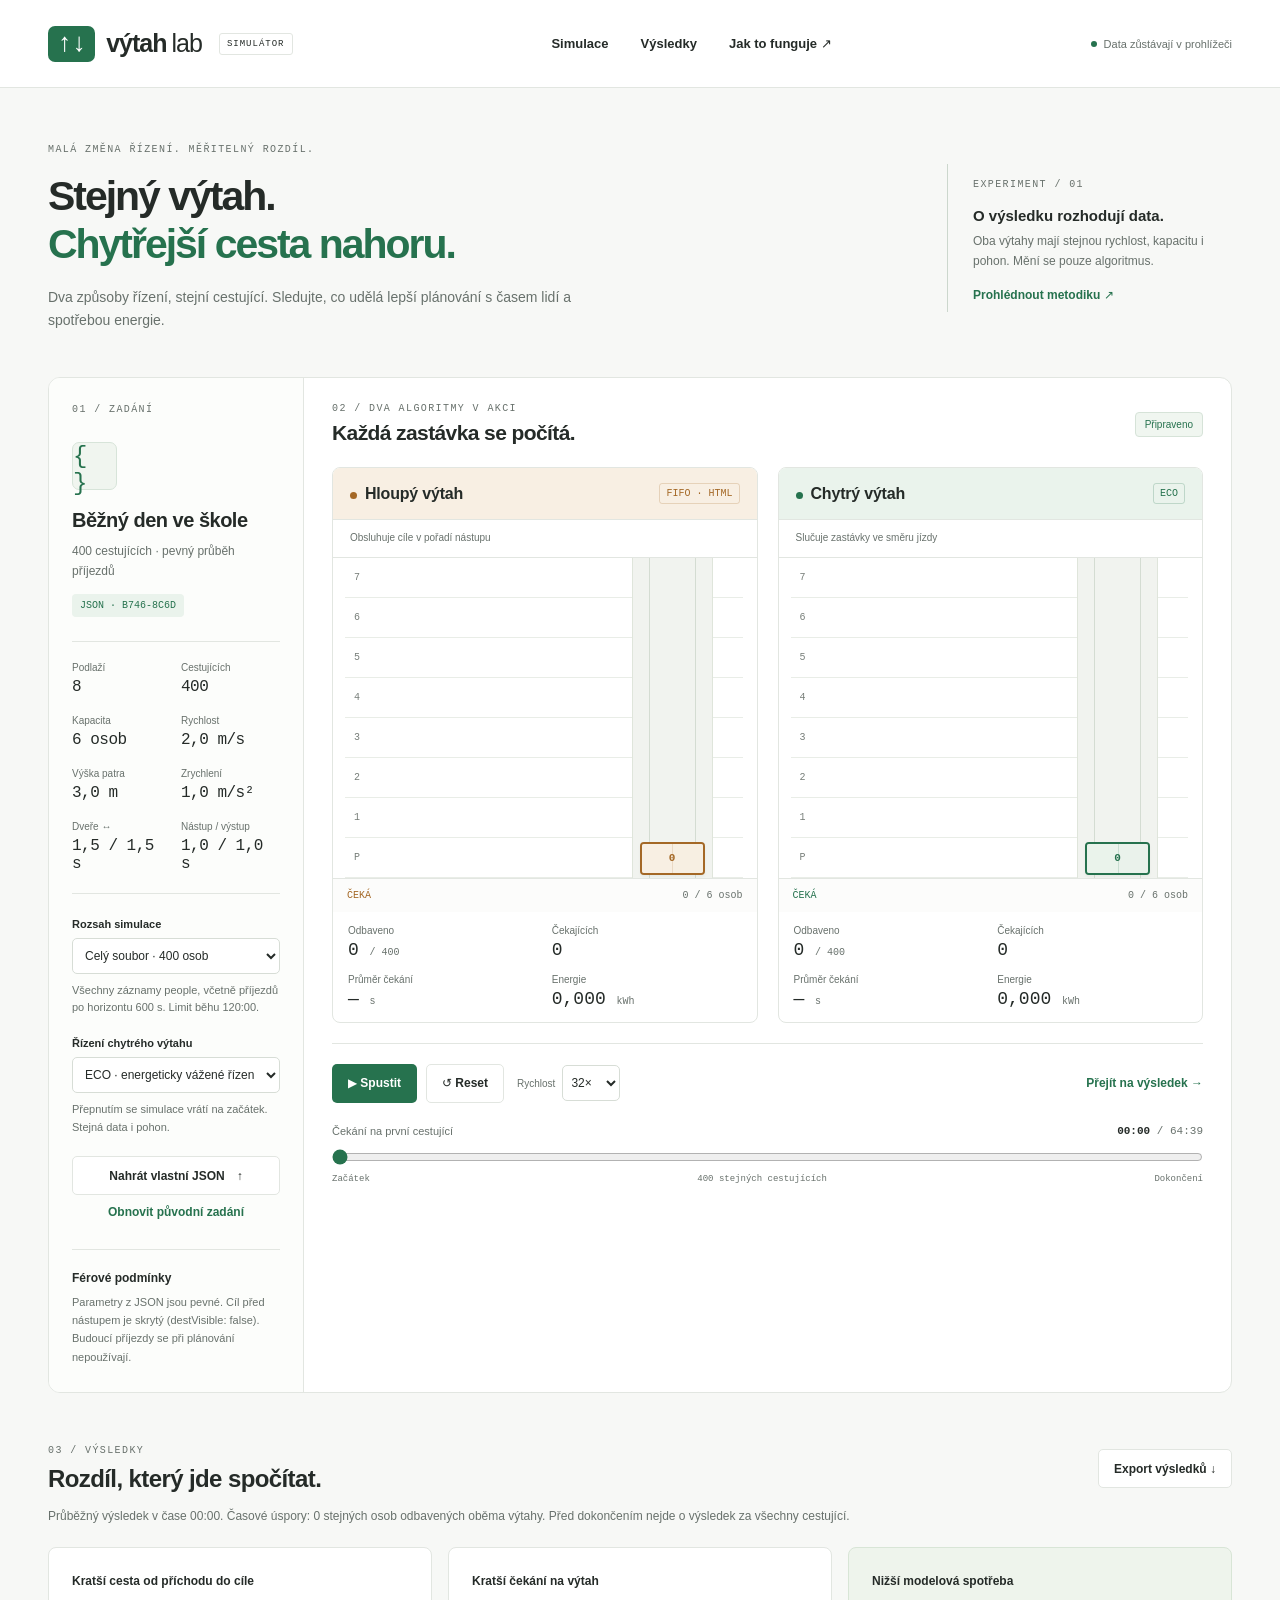
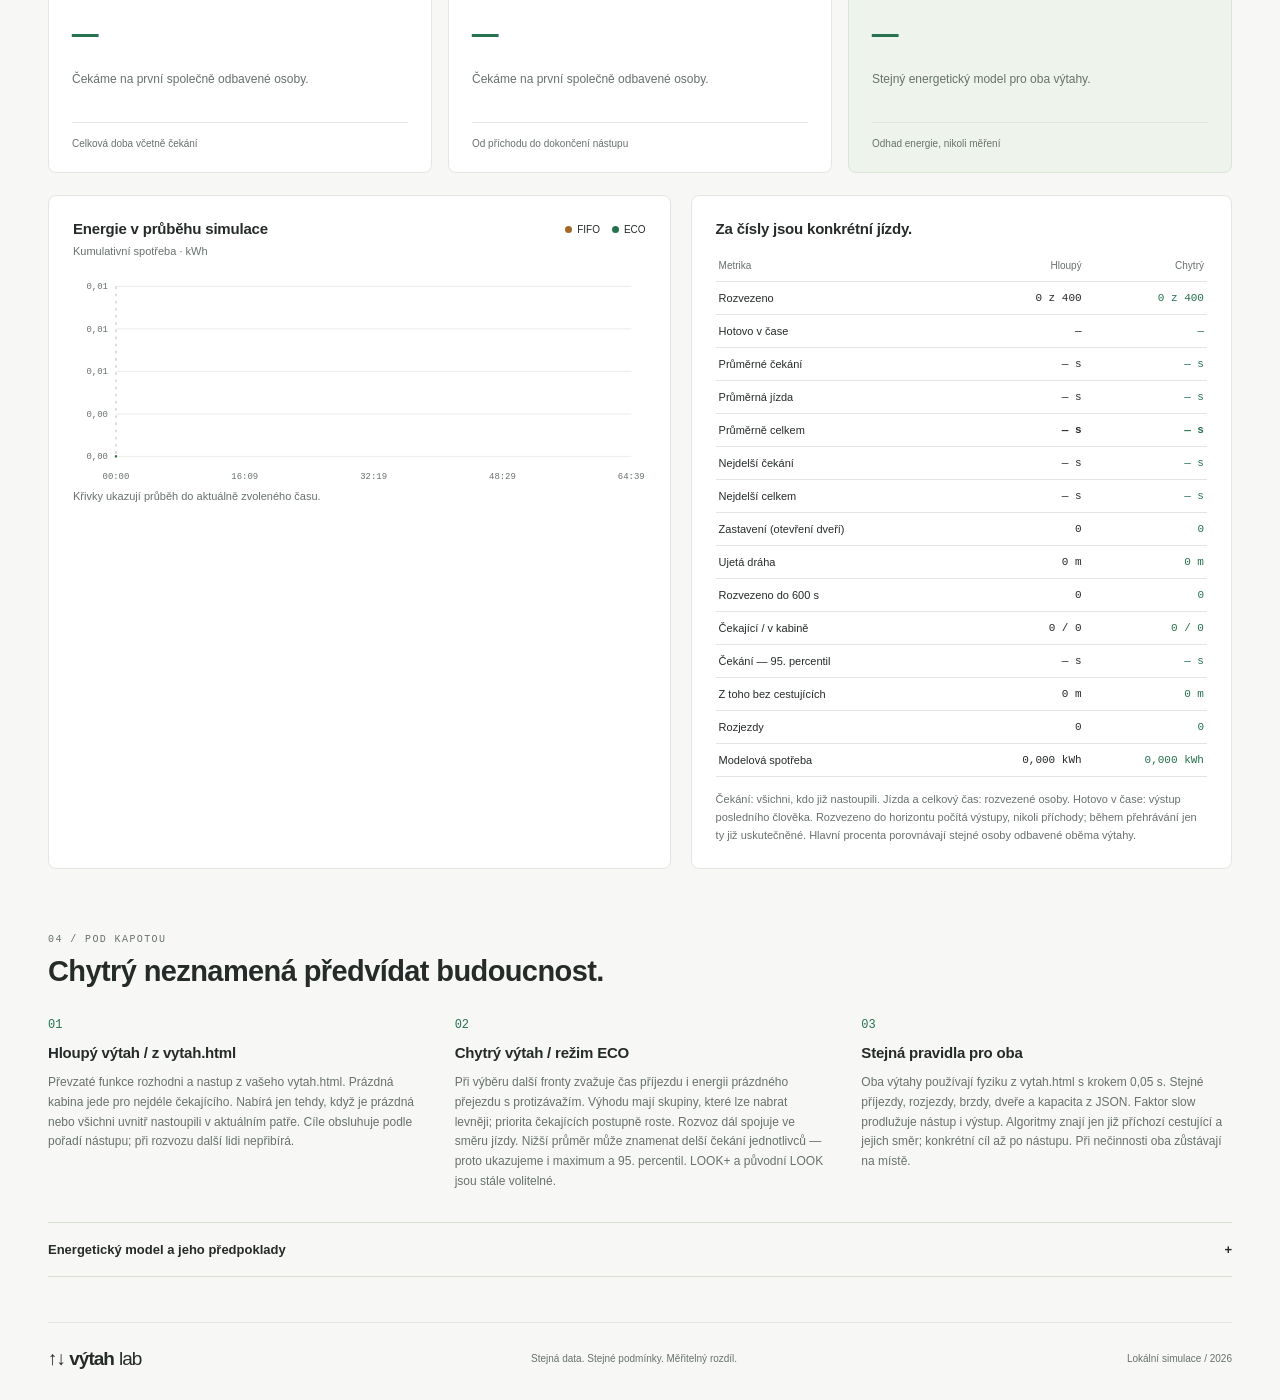
<file: index.html>
<!doctype html>
<html lang="cs">
<head>
<meta charset="utf-8"><meta name="viewport" content="width=device-width,initial-scale=1">
<meta name="description" content="Dva výtahy, stejná budova a stejní cestující. Interaktivní srovnání FIFO, LOOK, LOOK+ a energeticky váženého ECO podle skutečného zadání.">
<title>Výtah Lab — Chytřejší cesta nahoru</title>
<link rel="stylesheet" href="dashboard.css">
<script defer src="scenario-data.js"></script><script defer src="tick-engine.js"></script><script defer src="simulation.js"></script><script defer src="dashboard.js"></script>
</head>
<body>
<header class="topbar"><a class="brand" href="#"><span class="brand-icon" aria-hidden="true">↑↓</span> výtah<span class="brand-light">lab</span><span class="lab-tag">SIMULÁTOR</span></a><nav aria-label="Navigace"><a href="#simulation">Simulace</a><a href="#results">Výsledky</a><a href="#method">Jak to funguje <span aria-hidden="true">↗</span></a></nav><span class="local-tag"><i></i> Data zůstávají v prohlížeči</span></header>
<main>
<section class="intro"><div><div class="eyebrow">MALÁ ZMĚNA ŘÍZENÍ. MĚŘITELNÝ ROZDÍL.</div><h1>Stejný výtah.<br><span>Chytřejší cesta nahoru.</span></h1><p>Dva způsoby řízení, stejní cestující. Sledujte, co udělá lepší plánování s časem lidí a spotřebou energie.</p></div><div class="experiment-note"><span class="note-index">EXPERIMENT / 01</span><strong>O výsledku rozhodují data.</strong><p>Oba výtahy mají stejnou rychlost, kapacitu i pohon. Mění se pouze algoritmus.</p><a href="#method">Prohlédnout metodiku <span aria-hidden="true">↗</span></a></div></section>
<section class="workspace" id="simulation" aria-label="Srovnávací simulace">
<aside class="scenario-panel"><div class="section-kicker">01 / ZADÁNÍ</div><div class="file-symbol" aria-hidden="true">{ }</div><h2 id="scenarioName">Běžný den ve škole</h2><p class="muted" id="sourceInfo">Načteno z vašeho JSON souboru</p><div class="file-badge" id="fileBadge">JSON · B746-8C6D</div><div class="config-grid" id="configGrid"></div><label class="field-label" for="scope">Rozsah simulace</label><select id="scope"><option value="all">Celý soubor · 400 osob</option><option value="horizon">Horizont zadání · 600 s</option></select><p class="micro" id="scopeNote"></p><div class="algorithm-setting"><label class="field-label" for="algorithmSelect">Řízení chytrého výtahu</label><select id="algorithmSelect"><option value="eco" selected>ECO · energeticky vážené řízení</option><option value="smart">LOOK+ · nové řízení</option><option value="look">LOOK · původní řízení</option></select><p class="micro">Přepnutím se simulace vrátí na začátek. Stejná data i pohon.</p></div><button id="importBtn" class="button secondary full">Nahrát vlastní JSON <span aria-hidden="true">↑</span></button><input type="file" id="fileInput" accept=".json,application/json" hidden><button id="restoreBtn" class="text-button full">Obnovit původní zadání</button><p class="error" id="importError" role="alert" hidden></p><div class="fair-note"><strong>Férové podmínky</strong><p id="fairNote"></p></div></aside>
<div class="simulation-main"><div class="simulation-heading"><div><div class="section-kicker">02 / DVA ALGORITMY V AKCI</div><h2>Každá zastávka se počítá.</h2></div><span class="status" id="status" role="status">Připraveno</span></div><div class="lifts" id="lifts"></div><div class="transport"><div class="transport-buttons"><button id="playBtn" class="button primary">▶ Spustit</button><button id="resetBtn" class="button secondary" aria-label="Vrátit simulaci na začátek">↺ Reset</button><label class="speed-label" for="speed">Rychlost <select id="speed"><option value="1">1×</option><option value="8">8×</option><option value="32" selected>32×</option><option value="128">128×</option></select></label></div><button id="finishBtn" class="text-button">Přejít na výsledek →</button></div><div class="timeline-head"><span id="phase">Čekání na první cestující</span><span class="time"><strong id="clock">00:00</strong><span id="endTime"> / 00:00</span></span></div><input id="timeline" class="timeline" type="range" min="0" max="1" step="0.1" value="0" aria-label="Čas simulace v sekundách"><div class="timeline-labels"><span>Začátek</span><span id="timelineMiddle">Příchody podle JSON</span><span>Dokončení</span></div></div>
</section>
<section id="results" class="results"><div class="section-top"><div><div class="section-kicker">03 / VÝSLEDKY</div><h2>Rozdíl, který jde spočítat.</h2></div><button id="exportBtn" class="button secondary">Export výsledků ↓</button></div><p class="results-note" id="resultsNote"></p><p class="upgrade-note" id="upgradeNote" hidden></p><div class="result-grid"><article class="result-card"><span class="metric-label">Kratší cesta od příchodu do cíle</span><div class="metric-value" id="totalSaving">—</div><p id="totalNote">Čekáme na první společně odbavené osoby.</p><div class="metric-foot">Celková doba včetně čekání</div></article><article class="result-card"><span class="metric-label">Kratší čekání na výtah</span><div class="metric-value" id="waitSaving">—</div><p id="waitNote">Čekáme na první společně odbavené osoby.</p><div class="metric-foot">Od příchodu do dokončení nástupu</div></article><article class="result-card energy-card"><span class="metric-label">Nižší modelová spotřeba</span><div class="metric-value" id="energySaving">—</div><p id="energyNote">Stejný energetický model pro oba výtahy.</p><div class="metric-foot">Odhad energie, nikoli měření</div></article></div>
<div class="details-grid"><article class="chart-panel"><div class="chart-top"><div><h3>Energie v průběhu simulace</h3><p class="micro">Kumulativní spotřeba · kWh</p></div><div class="legend"><span><i class="dumb-dot"></i> FIFO</span><span><i class="smart-dot"></i> <span id="algorithmLegend">LOOK+</span></span></div></div><svg id="energyChart" viewBox="0 0 640 240" role="img" aria-label="Graf kumulativní spotřeby obou výtahů"></svg><p class="micro">Křivky ukazují průběh do aktuálně zvoleného času.</p></article><article class="table-panel"><h3>Za čísly jsou konkrétní jízdy.</h3><div class="table-scroll"><table><thead><tr><th scope="col">Metrika</th><th scope="col">Hloupý</th><th scope="col">Chytrý</th></tr></thead><tbody id="metricsTable"></tbody></table></div><p class="micro">Čekání: všichni, kdo již nastoupili. Jízda a celkový čas: rozvezené osoby. Hotovo v čase: výstup posledního člověka. Rozvezeno do horizontu počítá výstupy, nikoli příchody; během přehrávání jen ty již uskutečněné. Hlavní procenta porovnávají stejné osoby odbavené oběma výtahy.</p></article></div></section>
<section id="method" class="method"><div class="section-kicker">04 / POD KAPOTOU</div><h2>Chytrý neznamená předvídat budoucnost.</h2><div class="method-grid"><article><span class="method-number">01</span><h3>Hloupý výtah / z vytah.html</h3><p>Převzaté funkce rozhodni a nastup z vašeho vytah.html. Prázdná kabina jede pro nejdéle čekajícího. Nabírá jen tehdy, když je prázdná nebo všichni uvnitř nastoupili v aktuálním patře. Cíle obsluhuje podle pořadí nástupu; při rozvozu další lidi nepřibírá.</p></article><article><span class="method-number">02</span><h3>Chytrý výtah / režim ECO</h3><p>Při výběru další fronty zvažuje čas příjezdu i energii prázdného přejezdu s protizávažím. Výhodu mají skupiny, které lze nabrat levněji; priorita čekajících postupně roste. Rozvoz dál spojuje ve směru jízdy. Nižší průměr může znamenat delší čekání jednotlivců — proto ukazujeme i maximum a 95. percentil. LOOK+ a původní LOOK jsou stále volitelné.</p></article><article><span class="method-number">03</span><h3>Stejná pravidla pro oba</h3><p>Oba výtahy používají fyziku z vytah.html s krokem 0,05 s. Stejné příjezdy, rozjezdy, brzdy, dveře a kapacita z JSON. Faktor slow prodlužuje nástup i výstup. Algoritmy znají jen již příchozí cestující a jejich směr; konkrétní cíl až po nástupu. Při nečinnosti oba zůstávají na místě.</p></article></div><details><summary>Energetický model a jeho předpoklady <span>+</span></summary><div class="method-detail"><p>Soubor neobsahuje parametry pohonu, proto energie slouží jako transparentní srovnávací odhad. Oba výtahy: kabina 800 kg, osoba 75 kg, protizávaží = kabina + 50 % kapacity, účinnost 80 %, třecí síla 180 N, pohotovost 80 W, příplatek za pohon 120 W a za otevřené či pohybující se dveře 200 W. Bez rekuperace.</p><p>V každém kroku 0,05 s: ΔE = [max(0, Δm · g · směr + tření) · ujetá dráha + ½ · pohybující se hmotnost · max(0, v² − předchozí v²)] / účinnost + příkon · čas kroku. Přepočet z J na kWh: dělení 3 600 000. Při brzdění se energie nevrací; příkon zahrnuje standby a aktivní pohon či dveře. Jde o zjednodušený model bez rotačních hmot a detailů měniče.</p><p>Energii porovnáváme za stejný časový interval. Když jeden výtah dokončí dříve, do konce společného intervalu se mu započítává standby. Při dosažení maxTime se běh ukončí i s neobslouženými osobami a výsledek je označen jako neúplný.</p><p><strong>Pravidla ECO:</strong> pro každou frontu hodnotí (čas příjezdu + otevření a zavření + 6 s/Wh × mechanická energie prázdného přejezdu) / součet priorit nejvýše kapacity osob. Priorita osoby = 1 + čekání / 240 s. Energie přejezdu používá stejné hmotnosti, protizávaží, tření a účinnost jako simulace; zahrnuje gravitaci i rozjezd, bez pomocné elektroniky. Po 900 s dostane nejstarší volání při vyprázdnění přednost. Otočení s otevřenými dveřmi vynechá, pokud jiné patro čeká alespoň 120 s. Nejde o záruku maximálního čekání.</p><p>Parametry ECO byly dříve laděny na školním souboru. Po převzetí fyziky z vytah.html se všechny výsledky počítají znovu. Aktuální porovnání s LOOK+ je nad výsledky; nižší průměr nebo spotřeba nemusí znamenat kratší nejdelší čekání.</p><p><strong>Pravidla LOOK+:</strong> při volbě nové jízdy sčítá váhy (1 + čekání / 120 s)² nejvýše pro kapacitu kabiny v každé frontě. Náklad zahrnuje příjezd, dveře a odhad pokračování směrem k okraji budovy; nejde o znalost skutečného cíle. Po 600 s dostane nejstarší volání při vyprázdnění přednost. Otočení s otevřenými dveřmi se vynechá, pokud jiné patro čeká alespoň 360 s. Tyto hodnoty nejsou garantovanou maximální dobou čekání. Původní LOOK používá hranici 120 s a jednotlivá volání.</p><p>Výsledky se počítají ze zvoleného zadání. Algoritmus nemusí být lepší v každé metrice; záporné rozdíly se zobrazují beze změny. Základní výtah je ověřen proti původnímu vytah.html včetně časů nástupu a výstupu jednotlivých osob.</p><p>Rozdíl v % = (hloupý − chytrý) / hloupý × 100. Záporná hodnota znamená zhoršení. Kratší celková cesta není vyšší rychlost motoru. Žádný online algoritmus není nejlepší pro všechny možné příjezdy; toto je praktická heuristika s prioritou dlouho čekajících, nikoli důkaz globálního optima ani garantovaná maximální čekací doba.</p><p>Kontext plánování s průběžným přepočtem: <a href="https://www.sciencedirect.com/science/article/pii/S1474667015328706" target="_blank" rel="noreferrer">výzkum řízení výtahů (IFAC)</a>. ECO je zde vlastní jednoduchá heuristika, nikoli implementace tohoto výzkumného algoritmu.</p><p>Kontext: <a href="https://www.cs.cmu.edu/~natassa/courses/15-823/S01/lectures/15_disks.pdf" target="_blank" rel="noreferrer">princip plánování LOOK (CMU)</a> · <a href="https://www.kone.com/global/en/newsroom/stories/igbt-supercharging-elevators.html" target="_blank" rel="noreferrer">vliv pohonu a standby na energii (KONE)</a>. Číselné předpoklady výše jsou volbou tohoto modelu, nejsou převzaty z těchto zdrojů.</p></div></details></section>
<footer><a class="brand" href="#">↑↓ výtah<span class="brand-light">lab</span></a><p>Stejná data. Stejné podmínky. Měřitelný rozdíl.</p><span>Lokální simulace / 2026</span></footer>
</main></body></html>
</file>
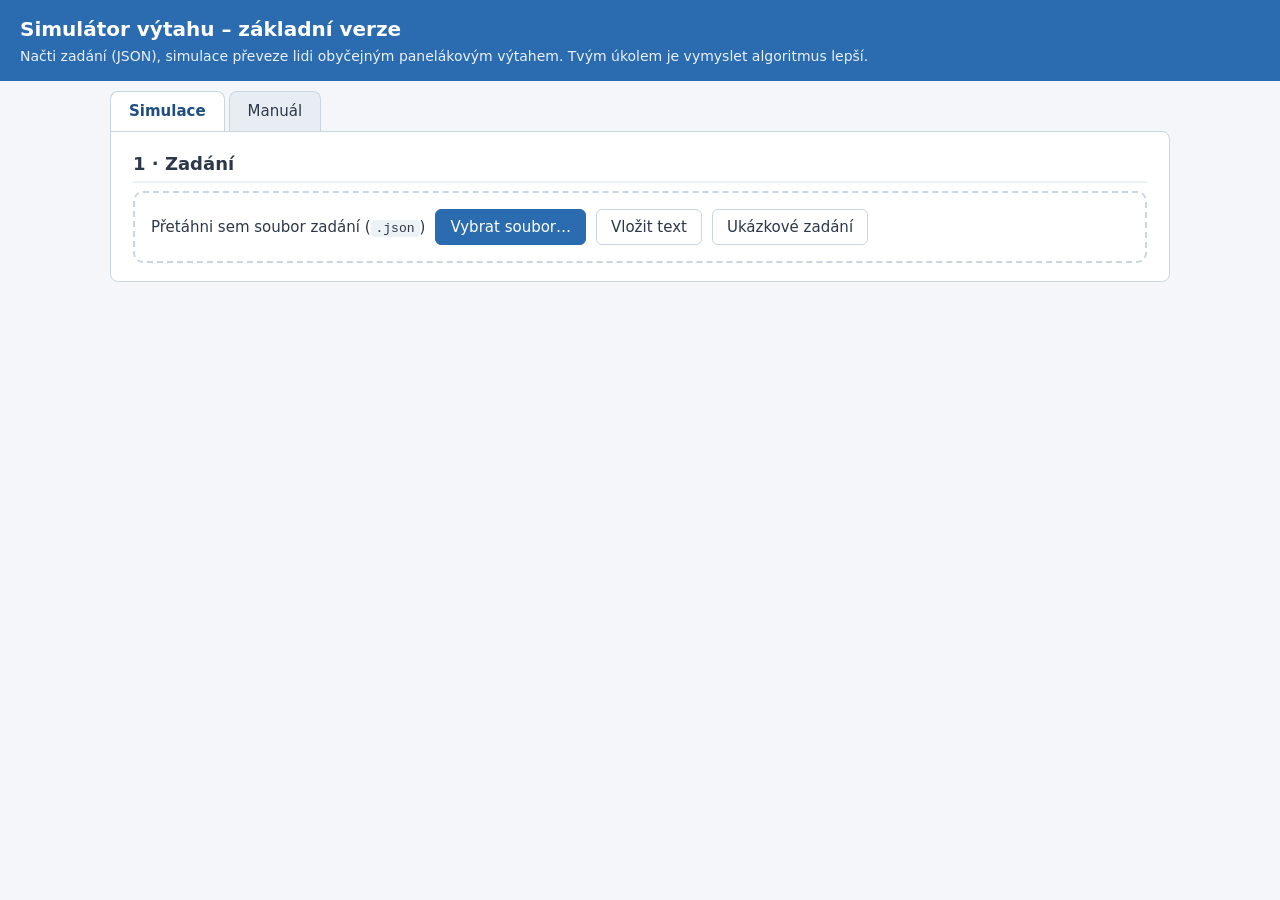
<file: reference/vytah.html>
<!doctype html>
<html lang="cs">
<head>
<meta charset="utf-8">
<meta name="viewport" content="width=device-width, initial-scale=1">
<title>Simulátor výtahu – základní verze</title>
<style>
  :root {
    --ink: #2d3748; --mute: #718096; --line: #cbd5e0; --bg: #f4f6f9; --card: #fff;
    --accent: #2b6cb0; --accent-d: #1e4e82; --warn: #c27c0e; --bad: #c53030; --ok: #2f9e44;
  }
  * { box-sizing: border-box; }
  body { margin: 0; font: 15px/1.5 system-ui, -apple-system, "Segoe UI", sans-serif; color: var(--ink); background: var(--bg); }
  header { background: var(--accent); color: #fff; padding: 14px 20px; }
  header h1 { margin: 0; font-size: 20px; }
  header p { margin: 2px 0 0; opacity: .9; font-size: 14px; }
  nav { display: flex; gap: 4px; padding: 10px 20px 0; max-width: 1100px; margin: 0 auto; }
  nav button { border: 1px solid var(--line); border-bottom: 0; background: #e8edf3; color: var(--ink); padding: 8px 18px; border-radius: 8px 8px 0 0; font: inherit; cursor: pointer; }
  nav button.on { background: var(--card); font-weight: 600; color: var(--accent-d); }
  main { max-width: 1100px; margin: 0 auto; padding: 0 20px 40px; }
  .tab { display: none; background: var(--card); border: 1px solid var(--line); border-radius: 0 8px 8px 8px; padding: 18px 22px; }
  .tab.on { display: block; }
  h2 { font-size: 18px; margin: 22px 0 8px; border-bottom: 2px solid var(--grid, #edf2f7); padding-bottom: 4px; }
  h2:first-child { margin-top: 0; }
  h3 { font-size: 15px; margin: 18px 0 6px; }
  code, pre { font-family: ui-monospace, Consolas, "Courier New", monospace; font-size: 13px; }
  code { background: #edf2f7; padding: 1px 5px; border-radius: 4px; }
  pre { background: #1f2937; color: #e5e7eb; padding: 12px 14px; border-radius: 8px; overflow: auto; line-height: 1.45; }
  pre code { background: none; padding: 0; color: inherit; }
  table { border-collapse: collapse; width: 100%; margin: 8px 0 14px; font-size: 14px; }
  th, td { border: 1px solid var(--line); padding: 5px 9px; text-align: left; vertical-align: top; }
  th { background: #edf2f7; }
  td.num, th.num { text-align: right; font-variant-numeric: tabular-nums; }
  button, .btn { font: inherit; padding: 6px 14px; border: 1px solid var(--line); background: #fff; border-radius: 6px; cursor: pointer; color: var(--ink); }
  button:hover { background: #edf2f7; }
  button.primary { background: var(--accent); border-color: var(--accent); color: #fff; }
  button.primary:hover { background: var(--accent-d); }
  .drop { border: 2px dashed var(--line); border-radius: 10px; padding: 16px; display: flex; flex-wrap: wrap; gap: 10px; align-items: center; }
  .drop.over { border-color: var(--accent); background: #ebf4ff; }
  textarea { width: 100%; font: 13px ui-monospace, Consolas, monospace; border: 1px solid var(--line); border-radius: 6px; padding: 8px; margin-top: 8px; }
  .msg { margin: 10px 0 0; padding: 8px 12px; border-radius: 6px; font-size: 14px; }
  .msg.err { background: #fff5f5; border: 1px solid #feb2b2; color: #9b2c2c; }
  .msg.warn { background: #fffaf0; border: 1px solid #fbd38d; color: #8a5a00; }
  .msg ul { margin: 4px 0 0; padding-left: 20px; }
  .info { margin-top: 12px; color: var(--mute); font-size: 14px; }
  .info b { color: var(--ink); }
  .grid2 { display: grid; grid-template-columns: minmax(300px, 440px) 1fr; gap: 22px; margin-top: 16px; align-items: start; }
  @media (max-width: 800px) { .grid2 { grid-template-columns: 1fr; } }
  canvas { width: 100%; display: block; background: #fbfcfe; border: 1px solid var(--line); border-radius: 8px; }
  .ctrl { display: flex; flex-wrap: wrap; gap: 8px; align-items: center; margin-top: 10px; }
  .ctrl input[type=range] { flex: 1; min-width: 120px; }
  .clock { font-variant-numeric: tabular-nums; font-weight: 600; min-width: 100px; }
  .metrics td:first-child { color: var(--mute); }
  .metrics td:last-child { text-align: right; font-weight: 600; font-variant-numeric: tabular-nums; }
  .log { max-height: 160px; overflow: auto; background: #f7fafc; border: 1px solid var(--line); border-radius: 6px; padding: 6px 10px; font: 12.5px ui-monospace, Consolas, monospace; white-space: pre-wrap; }
  details { margin-top: 14px; }
  summary { cursor: pointer; font-weight: 600; }
  .people-wrap { max-height: 320px; overflow: auto; }
  .manual { max-width: 860px; }
  .manual p, .manual li { margin: 6px 0; }
  .manual .note { background: #ebf8ff; border-left: 4px solid var(--accent); padding: 8px 12px; border-radius: 4px; margin: 10px 0; }
</style>
</head>
<body>
<header>
  <h1>Simulátor výtahu – základní verze</h1>
  <p>Načti zadání (JSON), simulace převeze lidi obyčejným panelákovým výtahem. Tvým úkolem je vymyslet algoritmus lepší.</p>
</header>

<nav>
  <button type="button" data-tab="sim" class="on">Simulace</button>
  <button type="button" data-tab="manual">Manuál</button>
</nav>

<main>

<!-- ===================================================================== -->
<section class="tab on" id="tab-sim">
  <h2>1 · Zadání</h2>
  <div id="drop" class="drop">
    <span>Přetáhni sem soubor zadání (<code>.json</code>)</span>
    <button type="button" id="pickBtn" class="primary">Vybrat soubor…</button>
    <input type="file" id="file" accept=".json,application/json" hidden>
    <button type="button" id="pasteBtn">Vložit text</button>
    <button type="button" id="demoBtn">Ukázkové zadání</button>
  </div>
  <div id="pasteBox" hidden>
    <textarea id="pasteText" rows="5" spellcheck="false" placeholder="Sem vlož obsah souboru se zadáním (JSON)"></textarea>
    <button type="button" id="pasteApply">Použít</button>
  </div>
  <div id="loadMsg"></div>
  <div id="scnInfo" class="info" hidden></div>

  <div id="result" hidden>
    <h2>2 · Simulace</h2>
    <div class="grid2">
      <div>
        <canvas id="cv"></canvas>
        <div class="ctrl">
          <button type="button" id="playBtn" class="primary" style="min-width:90px">▶ Spustit</button>
          <button type="button" id="restartBtn" title="Přehrát od začátku">⏮</button>
          <span class="clock" id="clock">0:00</span>
          <label>Rychlost
            <select id="speed">
              <option value="1">1×</option><option value="2">2×</option><option value="5" selected>5×</option>
              <option value="10">10×</option><option value="30">30×</option><option value="100">100×</option>
            </select>
          </label>
        </div>
        <div class="ctrl"><input type="range" id="scrub" min="0" max="1000" value="0"></div>
        <div class="info" id="liveInfo"></div>
      </div>
      <div>
        <h3 style="margin-top:0">Výsledek</h3>
        <div id="runMsg"></div>
        <table class="metrics" id="metrics"></table>
        <details><summary>Výpisy z <code>console.log</code></summary><div class="log" id="log">(nic)</div></details>
        <details><summary>Cestující jednotlivě</summary><div class="people-wrap"><table id="peopleTbl"></table></div></details>
      </div>
    </div>
  </div>
</section>

<!-- ===================================================================== -->
<section class="tab" id="tab-manual"><div class="manual" id="manualBody">

<h2>Co je tohle za soubor</h2>
<p>Stránka načte <b>zadání</b> (soubor <code>.json</code>), simuluje jeden výtah v budově s lidmi, kteří v daných časech přicházejí do pater a chtějí do jiného patra, a spočítá, jak výtah obsloužil všechny lidi. Vše běží přímo v prohlížeči, žádný server není potřeba.</p>
<p>V souboru je napsán <b>základní („panelákový“) výtah</b>. Chová se jako běžný výtah v paneláku:</p>
<ol>
  <li>Stojí v patře, dokud ho někdo nezavolá. Pak jede k tomu, kdo čeká nejdéle.</li>
  <li>Tam do prázdné kabiny nastoupí všichni, kdo v tom patře čekají (dokud je místo).</li>
  <li>Výtah je rozveze po patrech v tom pořadí, v jakém nastoupili. <b>Cestou nikde nezastavuje</b> a nikoho dalšího nebere.</li>
  <li>Až je kabina prázdná, jede k tomu, kdo čeká nejdéle, a celé se to opakuje.</li>
</ol>
<div class="note"><b>Tvůj úkol:</b> upravit algoritmus tak, aby lidé čekali a jeli co nejkratší dobu (viz kapitola <a href="#" data-goto="metriky">Hodnocení</a>). Algoritmus je v souboru <code>vytah.html</code> v bloku <code>&lt;script id="algoritmus"&gt;</code> hned na začátku skriptů. Měň jen ten blok. Po úpravě ulož soubor a obnov stránku (F5), zadání se si stránka pamatuje a načte samo.</div>

<h2>Jak psát algoritmus</h2>
<p>Algoritmus tvoří funkce, které simulace volá. Jsou to obyčejné funkce v JavaScriptu:</p>
<table>
  <tr><th>Funkce</th><th>Povinná?</th><th>Kdy se volá</th><th>Co vrací</th></tr>
  <tr><td><code>rozhodni(stav)</code></td><td>ano</td><td>pořád dokola, každých 0,05 s simulovaného času</td><td>číslo patra, kam má výtah jet, nebo <code>null</code></td></tr>
  <tr><td><code>nastup(stav, osoba)</code></td><td>ne</td><td>při otevřených dveřích, pro každého čekajícího v tomto patře</td><td><code>true</code> = smí nastoupit, <code>false</code> = nesmí</td></tr>
  <tr><td><code>zacatek(stav)</code></td><td>ne</td><td>jednou před začátkem každé simulace</td><td>nic. Hodí se k vynulování proměnných, které si algoritmus pamatuje</td></tr>
</table>

<h3><code>rozhodni(stav)</code> – návratové hodnoty</h3>
<ul>
  <li><b>celé číslo 0 až (počet pater − 1)</b>: tam chci jet. Platí stejné číslování jako v zadání (0 = přízemí).</li>
  <li><b><code>null</code></b>: nemám názor. Stojící výtah zůstane stát. Jedoucí výtah pokračuje k dosavadnímu cíli.</li>
  <li>Cokoli jiného (desetinné číslo, text, patro mimo budovu…) zastaví simulaci s chybou.</li>
</ul>
<p>Pravidla pohybu:</p>
<ul>
  <li><b>Stojící výtah</b> s cílem v jiném patře se rozjede. Pokud vrátíš <b>patro, v němž právě stojí</b> a někdo tam vystupuje nebo čeká, otevřou se dveře. Jinak se nestane nic.</li>
  <li><b>Jedoucí výtah</b> může cíl změnit, ale <b>nemůže se uprostřed jízdy otočit</b> a nemůže zastavit na místě. Fyzika (zrychlení) mu určuje nejbližší patro, kde se ještě stihne zastavit (<code>stav.nejblizsiZastaveni</code>). Zadáš-li cíl <i>dřív</i> než toto patro, zastaví se v něm. Zadáš-li cíl za ním, pojede dál.</li>
  <li>Kdykoli výtah dorazí do cílového patra, <b>otevře dveře</b> (viz „Co se děje v patře“) a pak čeká na další rozhodnutí.</li>
</ul>

<h3><code>nastup(stav, osoba)</code> – kdo smí nastoupit</h3>
<p>Dveře jsou otevřené a v patře čekají lidé. Simulace prochází čekající v pořadí, v jakém přišli, a pro každého se zeptá <code>nastup()</code>. Kdo dostane <code>true</code>, nastoupí. Bez této funkce nastoupí každý, dokud je v kabině místo. Argument <code>osoba</code> je objekt čekající osoby (viz níže). Kapacitu kabiny hlídá simulace sama.</p>

<h3>Objekt <code>stav</code> (jen ke čtení)</h3>
<table>
  <tr><th>Vlastnost</th><th>Typ</th><th>Význam</th></tr>
  <tr><td><code>cas</code></td><td>číslo, s</td><td>simulovaný čas od začátku</td></tr>
  <tr><td><code>patro</code></td><td>celé číslo</td><td>patro, kterému je kabina nejblíž (zaokrouhlená poloha)</td></tr>
  <tr><td><code>poloha</code></td><td>číslo, m</td><td>přesná výška kabiny nad přízemím</td></tr>
  <tr><td><code>rychlost</code></td><td>číslo, m/s</td><td>kladná = nahoru, záporná = dolů</td></tr>
  <tr><td><code>smer</code></td><td>−1 / 0 / 1</td><td>směr jízdy; 0 když stojí</td></tr>
  <tr><td><code>posledniSmer</code></td><td>−1 / 1</td><td>směr poslední jízdy (i když zrovna stojí)</td></tr>
  <tr><td><code>stoji</code></td><td>boolean</td><td><code>true</code> = nejede (čeká, nebo jsou otevřené dveře)</td></tr>
  <tr><td><code>cil</code></td><td>celé číslo / <code>null</code></td><td>kam právě jede; <code>null</code> když stojí</td></tr>
  <tr><td><code>nejblizsiZastaveni</code></td><td>celé číslo</td><td>nejbližší patro, kde by výtah mohl zastavit (když stojí, tak aktuální patro)</td></tr>
  <tr><td><code>kapacita</code></td><td>celé číslo</td><td>nejvyšší počet lidí v kabině</td></tr>
  <tr><td><code>volno</code></td><td>celé číslo</td><td>kolik lidí se ještě vejde</td></tr>
  <tr><td><code>pocetPater</code></td><td>celé číslo</td><td>počet pater (patra jsou 0 až <code>pocetPater − 1</code>)</td></tr>
  <tr><td><code>vyskaPatra</code></td><td>číslo, m</td><td>vzdálenost mezi patry</td></tr>
  <tr><td><code>vKabine</code></td><td>pole</td><td>lidé v kabině, v pořadí nástupu. Prvky viz „Cestující v kabině“</td></tr>
  <tr><td><code>cekajici</code></td><td>pole</td><td>lidé, kteří čekají v patrech, v pořadí příchodu (nejdéle čekající první). Prvky viz „Čekající“</td></tr>
</table>

<h3>Čekající (<code>stav.cekajici[i]</code>, <code>osoba</code> v <code>nastup</code>)</h3>
<table>
  <tr><th>Vlastnost</th><th>Význam</th></tr>
  <tr><td><code>id</code></td><td>pořadové číslo osoby (1, 2, 3… podle času příchodu)</td></tr>
  <tr><td><code>patro</code></td><td>kde čeká</td></tr>
  <tr><td><code>smer</code></td><td>kterým směrem chce jet: <code>1</code> nahoru, <code>-1</code> dolů (jako šipka u tlačítka)</td></tr>
  <tr><td><code>od</code></td><td>čas příchodu (s)</td></tr>
  <tr><td><code>cil</code></td><td>kam chce jet. <b>Je tu jen tehdy, když je v zadání <code>info.destVisible = true</code>.</b> Jinak vlastnost neexistuje (<code>undefined</code>) a výtah zná jen směr, jako v běžném paneláku</td></tr>
</table>

<h3>Cestující v kabině (<code>stav.vKabine[i]</code>)</h3>
<table>
  <tr><th>Vlastnost</th><th>Význam</th></tr>
  <tr><td><code>id</code></td><td>pořadové číslo osoby</td></tr>
  <tr><td><code>odkud</code></td><td>patro, kde nastoupila</td></tr>
  <tr><td><code>cil</code></td><td>patro, kam jede (v kabině se zmáčkne tlačítko, takže je známý vždy)</td></tr>
  <tr><td><code>od</code></td><td>čas příchodu do čekárny (s)</td></tr>
  <tr><td><code>nastoupil</code></td><td>čas nástupu (s)</td></tr>
</table>

<h3>Pravidla hry</h3>
<ul>
  <li>Objekty ve <code>stav</code> jsou zamčené. Zápis do nich nic nezmění, nebo vyhodí chybu.</li>
  <li>Proměnné deklarované mimo funkce (např. <code>var smer = 1;</code>) si algoritmus <b>pamatuje mezi voláními</b>. Nezapomeň je vynulovat v <code>zacatek()</code>, jinak se do další simulace přenese stav z předchozí.</li>
  <li><code>console.log(…)</code> funguje, výpisy se objeví pod výsledkem (nejvýše 300 řádků, před každým je simulovaný čas).</li>
  <li>Algoritmus <b>nesmí znát budoucnost</b>. Má jen to, co je ve <code>stav</code>. Nečti proto osoby přímo ze zadání.</li>
  <li>Výpočet jednoho rozhodnutí má být rychlý, volá se zhruba 20× za sekundu simulovaného času. Nekonečná smyčka stránku zasekne.</li>
</ul>

<h2>Co se děje v patře</h2>
<p>Když výtah dorazí do patra, proběhne vždy tento cyklus (časy jsou ze zadání):</p>
<ol>
  <li><b>Otevření dveří</b> – trvá <code>lift.doorOpen</code> s.</li>
  <li><b>Výstup</b> – vystoupí všichni, kdo tu mají cíl, jeden po druhém. Každý trvá <code>boarding.out × slow</code> s.</li>
  <li><b>Nástup</b> – pokud je v kabině místo, nastupují čekající z tohoto patra v pořadí příchodu, pokud je <code>nastup()</code> pustí. Každý trvá <code>boarding.in × slow</code> s. Kdo přijde do patra, zatímco jsou dveře otevřené, může ještě nastoupit.</li>
  <li><b>Zavření dveří</b> – trvá <code>lift.doorClose</code> s. Během zavírání už nikdo nenastoupí.</li>
</ol>
<p>Po zavření se výtah znovu ptá <code>rozhodni()</code>.</p>

<h3>Pohyb</h3>
<p>Výtah se rozjíždí a brzdí stálým zrychlením <code>lift.acceleration</code>, nejvyšší rychlost je <code>lift.speed</code>. Brzdí tak, aby zastavil přesně v cílovém patře. Krátká jízda proto nedosáhne nejvyšší rychlosti. Fyzika je pro všechny stejná, ovlivnit se dá jen rozhodování.</p>

<h2 id="metriky">Hodnocení</h2>
<p>Po simulaci uvidíš tyto hodnoty. Simulace končí, když jsou všichni rozvezeni, nebo když uplyne <code>evaluation.maxTime</code>.</p>
<table>
  <tr><th>Veličina</th><th>Význam</th></tr>
  <tr><td>Rozvezeno</td><td>kolik lidí dojelo do cíle z celkového počtu</td></tr>
  <tr><td>Hotovo v čase</td><td>čas, kdy vystoupil poslední člověk (jen když byli rozvezeni všichni)</td></tr>
  <tr><td>Průměrné čekání</td><td>průměr (nástup − příchod) přes všechny, kdo nastoupili</td></tr>
  <tr><td>Průměrná jízda</td><td>průměr (výstup − nástup)</td></tr>
  <tr><td>Průměrně celkem</td><td>průměr (výstup − příchod); <b>to je hlavní číslo, které chceš snížit</b></td></tr>
  <tr><td>Nejdelší čekání / celkem</td><td>nejhorší případ; ukazuje, jestli někoho „nehladovíš“</td></tr>
  <tr><td>Zastavení, ujeto</td><td>kolikrát výtah otevřel dveře a kolik metrů najel</td></tr>
  <tr><td>Rozvezeno v hodnoceném úseku</td><td>kolik lidí dojelo do <code>evaluation.horizon</code> sekund</td></tr>
</table>
<p>Učitel může zadat vlastní pravidla hodnocení. Porovnávejte vždy na <b>stejném zadání</b>: ověříš to podle <b>otisku</b> zadání, který se zobrazuje pod načteným souborem (např. <code>3F2A-91C4</code>). Stejný otisk = stejné zadání.</p>

<h2>Zadání: formát JSON</h2>
<p>Zadání je textový soubor ve formátu JSON (kódování UTF-8). Je to jeden objekt s následujícími klíči. Co není uvedeno, doplní se výchozí hodnotou. Sloupec <i>Povinné</i> říká, bez čeho se zadání nenačte.</p>

<h3>Nejvyšší úroveň</h3>
<table>
  <tr><th>Klíč</th><th>Typ</th><th>Povinné</th><th>Význam</th></tr>
  <tr><td><code>format</code></td><td>text</td><td>ano</td><td>vždy přesně <code>"vytah-zadani"</code>. Podle toho se pozná, že jde o zadání výtahu</td></tr>
  <tr><td><code>version</code></td><td>číslo</td><td>ano</td><td>verze formátu souboru, nyní <code>1</code></td></tr>
  <tr><td><code>engineVersion</code></td><td>číslo</td><td>ne</td><td>verze fyziky simulátoru, pro kterou je zadání určeno (nyní <code>1</code>). Když se liší, zobrazí se upozornění, že výsledky mohou být jiné</td></tr>
  <tr><td><code>name</code></td><td>text</td><td>ne</td><td>název zadání (zobrazí se nahoře)</td></tr>
  <tr><td><code>description</code></td><td>text</td><td>ne</td><td>popis pro žáka (zobrazí se nahoře)</td></tr>
  <tr><td><code>created</code></td><td>text</td><td>ne</td><td>datum vytvoření, jen informativně</td></tr>
  <tr><td><code>lift</code></td><td>objekt</td><td>ne</td><td>výtah a budova, viz níže</td></tr>
  <tr><td><code>boarding</code></td><td>objekt</td><td>ne</td><td>rychlost nástupu a výstupu, viz níže</td></tr>
  <tr><td><code>info</code></td><td>objekt</td><td>ne</td><td>co smí algoritmus vědět, viz níže</td></tr>
  <tr><td><code>evaluation</code></td><td>objekt</td><td>ne</td><td>hodnocení a limit simulace, viz níže</td></tr>
  <tr><td><code>people</code></td><td>pole</td><td>ano</td><td>seznam lidí, nejméně 1 a nejvýše 5000, viz níže</td></tr>
  <tr><td><code>hash</code></td><td>text</td><td>ne</td><td>otisk obsahu zadání ve tvaru <code>XXXX-XXXX</code>, který vypočítal generátor. Stránka ho porovná s vlastním výpočtem. Když nesouhlasí, soubor byl po vytvoření upraven (jen upozornění, zadání se načte)</td></tr>
  <tr><td><code>locked</code>, <code>generator</code></td><td>pole, objekt</td><td>ne</td><td>údaje pro učitelský generátor (které parametry smí žák měnit, jak byli lidé vygenerováni). Tato stránka je ignoruje</td></tr>
</table>

<h3>Objekty s čísly (výchozí hodnoty a povolené rozsahy)</h3>
<p>Hodnota mimo rozsah zadání odmítne. Tabulka se tvoří přímo z kódu, takže je vždy aktuální.</p>
<table id="rangeTbl"></table>

<h3><code>info</code></h3>
<table>
  <tr><th>Klíč</th><th>Typ</th><th>Výchozí</th><th>Význam</th></tr>
  <tr><td><code>destVisible</code></td><td>boolean</td><td><code>false</code></td><td>Smí algoritmus vidět, kam chtějí čekající jet? <code>false</code> = zná jen směr (šipka nahoru/dolů), tak jako v běžném paneláku. <code>true</code> = čekající mají vlastnost <code>cil</code> (jako u moderních výtahů, kde zadáš cíl už na chodbě)</td></tr>
</table>

<h3><code>people</code> – seznam lidí</h3>
<p>Pole objektů, jeden objekt = jeden člověk, který jednou přijde a jednou jede.</p>
<table>
  <tr><th>Klíč</th><th>Typ</th><th>Povinné</th><th>Význam</th></tr>
  <tr><td><code>id</code></td><td>celé číslo</td><td>ne</td><td>pořadové číslo osoby (1, 2, 3… podle času příchodu). Generátor ho do souboru zapisuje, aby se dalo na lidi odkazovat. <b>Při načtení se ignoruje</b>: stránka lidi seřadí podle <code>t</code> a očísluje je znovu, takže <code>id</code> v souboru nemusí být ani správně. V algoritmu je pak dostupné jako <code>id</code> u čekajících a cestujících</td></tr>
  <tr><td><code>t</code></td><td>číslo ≥ 0</td><td>ano</td><td>čas příchodu v sekundách od začátku simulace (zavolá výtah)</td></tr>
  <tr><td><code>from</code></td><td>celé číslo</td><td>ano</td><td>patro, kde čeká (0 až <code>floors − 1</code>)</td></tr>
  <tr><td><code>to</code></td><td>celé číslo</td><td>ano</td><td>patro, kam chce jet; musí být jiné než <code>from</code></td></tr>
  <tr><td><code>slow</code></td><td>číslo 0,25 až 10</td><td>ne (výchozí 1)</td><td>násobek zdržení při nástupu a výstupu. <code>2</code> = pomalejší člověk (nástup i výstup trvá dvakrát déle), <code>0.5</code> = rychlejší</td></tr>
</table>
<p>Pořadí lidí v poli nehraje roli. Po načtení se seřadí podle <code>t</code> (při stejném <code>t</code> podle původního pořadí) a očíslují 1, 2, 3… Jejich počet nemusí odpovídat kapacitě výtahu. Jiné klíče u osoby se ignorují.</p>

<h3>Příklad (nejmenší rozumné zadání)</h3>
<pre><code id="exampleJson"></code></pre>
<p><button type="button" id="dlDemo">Stáhnout větší ukázkové zadání (.json)</button></p>

<h3>Co dělat, když se zadání nenačte</h3>
<p>Stránka vypíše až 12 důvodů, vždy s číslem osoby v seznamu <code>people</code> (počítáno od 1). Nejčastější chyby:</p>
<ul>
  <li>chybí <code>"format": "vytah-zadani"</code> nebo <code>"version": 1</code>,</li>
  <li>osoba jede do patra, které neexistuje (<code>to</code> ≥ <code>floors</code>), nebo ze stejného patra do téhož (<code>from == to</code>),</li>
  <li>desetinné číslo tam, kde má být celé (<code>floors</code>, <code>capacity</code>, <code>startFloor</code>, <code>from</code>, <code>to</code>),</li>
  <li>hodnota mimo povolený rozsah v tabulce výše,</li>
  <li>rozbitý JSON (chybějící čárka nebo uvozovka). Pomůže ho vložit do jakéhokoli kontrolora JSON.</li>
</ul>

</div></section>

</main>

<!-- ===================================================================== -->
<!--  ALGORITMUS VÝTAHU  –  TADY UPRAVUJ                                   -->
<!-- ===================================================================== -->
<script id="algoritmus">
/* ZÁKLADNÍ („PANELÁKOVÝ“) VÝTAH
 *
 * Člověk přijde, zavolá, výtah pro něj přijede, člověk nastoupí, zvolí patro a výtah ho doveze.
 *  - Je-li kabina prázdná, jede pro toho, kdo čeká nejdéle.
 *  - Nastoupí všichni, kdo čekají v tom patře, a vozí se v pořadí, v jakém nastoupili.
 *  - Cestou nikde nezastavuje a nikoho dalšího nebere.
 *
 * Je to nejhorší rozumný způsob. Vymysli lepší. Návod je na kartě „Manuál“.
 */

// Volá se jednou před každou simulací. Sem patří vynulování vlastních proměnných.
function zacatek(stav) {
}

// Volá se pořád dokola. Vrať číslo patra, kam jet, nebo null (stát / pokračovat).
function rozhodni(stav) {
  if (stav.vKabine.length > 0) {
    return stav.vKabine[0].cil;            // vezmi toho, kdo nastoupil první
  }
  if (stav.cekajici.length > 0) {
    return stav.cekajici[0].patro;         // jeď pro nejdéle čekajícího
  }
  return null;                              // nikdo nic nechce
}

// Smí tahle osoba nastoupit? Nastupuje se jen do prázdné kabiny
// (nebo když všichni uvnitř nastoupili v tomto patře).
function nastup(stav, osoba) {
  return stav.vKabine.every(function (o) { return o.odkud === stav.patro; });
}
</script>

<!-- ===================================================================== -->
<!--  SIMULACE A ROZHRANÍ  –  tohle neupravuj                              -->
<!-- ===================================================================== -->
<script>
(function () {
  'use strict';

  /* ------------------------------------------------------------------ *
   *  FORMÁT ZADÁNÍ
   * ------------------------------------------------------------------ */
  var FORMAT = 'vytah-zadani', VERSION = 1, ENGINE_VERSION = 1;

  var DEFAULTS = {
    lift: { floors: 5, floorHeight: 3, speed: 2, acceleration: 1, capacity: 8, doorOpen: 1.5, doorClose: 1.5, startFloor: 0 },
    boarding: { in: 1, out: 1 },
    info: { destVisible: false },
    evaluation: { horizon: 600, maxTime: 7200 },
  };

  var RANGES = [
    { path: ['lift', 'floors'], label: 'Počet pater', unit: '', min: 2, max: 20, int: true, desc: 'Patra se číslují 0 (přízemí) až floors − 1.' },
    { path: ['lift', 'floorHeight'], label: 'Výška mezi patry', unit: 'm', min: 2, max: 6, desc: 'Vzdálenost sousedních pater.' },
    { path: ['lift', 'startFloor'], label: 'Výtah začíná v patře', unit: '', min: 0, max: 19, int: true, desc: 'Musí existovat (menší než floors).' },
    { path: ['lift', 'speed'], label: 'Největší rychlost', unit: 'm/s', min: 0.5, max: 6, desc: 'Cestovní rychlost kabiny.' },
    { path: ['lift', 'acceleration'], label: 'Zrychlení', unit: 'm/s²', min: 0.3, max: 3, desc: 'Při rozjezdu i brzdění.' },
    { path: ['lift', 'capacity'], label: 'Kapacita kabiny', unit: 'osob', min: 1, max: 20, int: true, desc: 'Nejvyšší počet lidí v kabině.' },
    { path: ['lift', 'doorOpen'], label: 'Otevření dveří', unit: 's', min: 0.5, max: 5, desc: 'Doba otevírání dveří v patře.' },
    { path: ['lift', 'doorClose'], label: 'Zavření dveří', unit: 's', min: 0.5, max: 5, desc: 'Doba zavírání dveří.' },
    { path: ['boarding', 'in'], label: 'Nástup jednoho člověka', unit: 's', min: 0.3, max: 4, desc: 'Násobí se hodnotou slow dané osoby.' },
    { path: ['boarding', 'out'], label: 'Výstup jednoho člověka', unit: 's', min: 0.3, max: 4, desc: 'Násobí se hodnotou slow dané osoby.' },
    { path: ['evaluation', 'horizon'], label: 'Hodnocený úsek', unit: 's', min: 0, max: Infinity, exclusiveMin: true, desc: 'Počítá se, kolik lidí dojelo do tohoto času.' },
    { path: ['evaluation', 'maxTime'], label: 'Nejdelší doba simulace', unit: 's', min: 60, max: Infinity, desc: 'Po tomto čase se simulace zastaví, i když někdo ještě nedojel.' },
  ];

  /* otisk zadání – stejný postup jako v generátoru */
  function stable(x) {
    if (Array.isArray(x)) return '[' + x.map(stable).join(',') + ']';
    if (x && typeof x === 'object') return '{' + Object.keys(x).sort().map(function (k) { return JSON.stringify(k) + ':' + stable(x[k]); }).join(',') + '}';
    return JSON.stringify(x);
  }
  function cyrb53(str) {
    var h1 = 0xdeadbeef, h2 = 0x41c6ce57, ch;
    for (var i = 0; i < str.length; i++) {
      ch = str.charCodeAt(i);
      h1 = Math.imul(h1 ^ ch, 2654435761); h2 = Math.imul(h2 ^ ch, 1597334677);
    }
    h1 = Math.imul(h1 ^ (h1 >>> 16), 2246822507); h1 ^= Math.imul(h2 ^ (h2 >>> 13), 3266489909);
    h2 = Math.imul(h2 ^ (h2 >>> 16), 2246822507); h2 ^= Math.imul(h1 ^ (h1 >>> 13), 3266489909);
    return 4294967296 * (2097151 & h2) + (h1 >>> 0);
  }
  function hashOf(s) {
    var c = {
      lift: s.lift, boarding: s.boarding, info: s.info, evaluation: s.evaluation, engineVersion: ENGINE_VERSION,
      people: s.people.map(function (p) { return { id: p.id, t: p.t, from: p.from, to: p.to, slow: p.slow || 1 }; }),
    };
    var h = cyrb53(stable(c)).toString(16).toUpperCase().padStart(14, '0').slice(-8);
    return h.slice(0, 4) + '-' + h.slice(4);
  }

  function isNum(x) { return typeof x === 'number' && isFinite(x); }
  function getPath(o, path) { return path.reduce(function (a, k) { return a[k]; }, o); }

  function validate(raw) {
    var errors = [], warnings = [];
    if (!raw || typeof raw !== 'object' || Array.isArray(raw)) return { ok: false, errors: ['Soubor neobsahuje objekt JSON.'], warnings: warnings };
    if (raw.format !== FORMAT) errors.push('Soubor není zadání výtahu (chybí „format“: „' + FORMAT + '“).');
    if (raw.version !== VERSION) errors.push('Nepodporovaná verze formátu: ' + raw.version + ' (umím ' + VERSION + ').');
    if (errors.length) return { ok: false, errors: errors, warnings: warnings };

    var s = {
      engineVersion: raw.engineVersion || ENGINE_VERSION,
      name: String(raw.name || 'Zadání bez názvu'), description: String(raw.description || ''),
      lift: Object.assign({}, DEFAULTS.lift, raw.lift), boarding: Object.assign({}, DEFAULTS.boarding, raw.boarding),
      info: Object.assign({}, DEFAULTS.info, raw.info), evaluation: Object.assign({}, DEFAULTS.evaluation, raw.evaluation),
      hash: raw.hash || null,
    };
    s.info.destVisible = !!s.info.destVisible;

    RANGES.forEach(function (r) {
      var v = getPath(s, r.path);
      var bad = !isNum(v) || v < r.min || v > r.max || (r.exclusiveMin && v <= r.min);
      if (bad) errors.push(r.label + ' (' + r.path.join('.') + '): hodnota ' + v + ' je mimo povolený rozsah.');
    });
    if (!Number.isInteger(s.lift.floors) || !Number.isInteger(s.lift.capacity) || !Number.isInteger(s.lift.startFloor)) errors.push('Počet pater, kapacita a počáteční patro musí být celá čísla.');
    if (s.lift.startFloor >= s.lift.floors) errors.push('Počáteční patro ' + s.lift.startFloor + ' neexistuje (pater je ' + s.lift.floors + ').');

    if (!Array.isArray(raw.people) || raw.people.length === 0) errors.push('Zadání neobsahuje žádné lidi („people“).');
    else if (raw.people.length > 5000) errors.push('Lidí je příliš mnoho (nejvýše 5000).');
    else {
      s.people = [];
      raw.people.forEach(function (p, i) {
        var n = i + 1, F = s.lift.floors;
        if (!p || !isNum(p.t) || p.t < 0) { errors.push('Osoba č. ' + n + ': neplatný čas příchodu „t“.'); return; }
        if (!Number.isInteger(p.from) || p.from < 0 || p.from >= F) { errors.push('Osoba č. ' + n + ': patro „from“ (' + p.from + ') neexistuje, pater je ' + F + ' (0 až ' + (F - 1) + ').'); return; }
        if (!Number.isInteger(p.to) || p.to < 0 || p.to >= F) { errors.push('Osoba č. ' + n + ': patro „to“ (' + p.to + ') neexistuje, pater je ' + F + ' (0 až ' + (F - 1) + ').'); return; }
        if (p.from === p.to) { errors.push('Osoba č. ' + n + ': jede z patra ' + p.from + ' do téhož patra.'); return; }
        if (p.slow !== undefined && !(isNum(p.slow) && p.slow >= 0.25 && p.slow <= 10)) { errors.push('Osoba č. ' + n + ': „slow“ musí být číslo 0,25 až 10.'); return; }
        var o = { id: n, t: p.t, from: p.from, to: p.to };
        if (p.slow !== undefined && p.slow !== 1) o.slow = p.slow;
        s.people.push(o);
      });
      if (!errors.length) {
        s.people.sort(function (a, b) { return a.t - b.t || a.id - b.id; });
        s.people.forEach(function (p, i) { p.id = i + 1; });
      }
    }
    if (errors.length) return { ok: false, errors: errors.slice(0, 12).concat(errors.length > 12 ? ['… a dalších ' + (errors.length - 12) + ' chyb.'] : []), warnings: warnings };

    s.computedHash = hashOf(s);
    if (s.hash && s.hash !== s.computedHash) warnings.push('Otisk zadání v souboru (' + s.hash + ') nesouhlasí s obsahem (' + s.computedHash + '). Soubor byl po vytvoření upraven.');
    if (s.engineVersion !== ENGINE_VERSION) warnings.push('Zadání bylo vytvořeno pro jinou verzi jádra (' + s.engineVersion + ', tento simulátor má ' + ENGINE_VERSION + '). Výsledky se mohou lišit.');
    return { ok: true, errors: errors, warnings: warnings, scenario: s };
  }

  /* ------------------------------------------------------------------ *
   *  UKÁZKOVÉ ZADÁNÍ
   * ------------------------------------------------------------------ */
  var EXAMPLE_SMALL = {
    format: FORMAT, version: VERSION,
    name: 'Malé ukázkové zadání',
    description: 'Šest lidí v pětipatrové budově.',
    lift: { floors: 5, capacity: 4 },
    people: [
      { id: 1, t: 0, from: 0, to: 3 },
      { id: 2, t: 5, from: 0, to: 2 },
      { id: 3, t: 12, from: 4, to: 0 },
      { id: 4, t: 20, from: 2, to: 0, slow: 2 },
      { id: 5, t: 31.5, from: 1, to: 4 },
      { id: 6, t: 40, from: 3, to: 1 },
    ],
  };

  function makeDemo() {
    var seed = 20260914;
    function rnd() { seed = (Math.imul(seed, 1664525) + 1013904223) >>> 0; return seed / 4294967296; }
    var F = 6, people = [], t = 0;
    for (var i = 0; i < 40; i++) {
      t += -Math.log(1 - rnd()) * 12;
      var r = rnd(), from, to;
      if (r < 0.45) { from = 0; to = 1 + Math.floor(rnd() * (F - 1)); }
      else if (r < 0.8) { to = 0; from = 1 + Math.floor(rnd() * (F - 1)); }
      else { from = Math.floor(rnd() * F); do { to = Math.floor(rnd() * F); } while (to === from); }
      var p = { id: i + 1, t: Math.round(t * 10) / 10, from: from, to: to };
      if (rnd() < 0.1) p.slow = 2;
      people.push(p);
    }
    var raw = {
      format: FORMAT, version: VERSION, engineVersion: ENGINE_VERSION,
      name: 'Ukázkový ranní provoz', description: 'Šest pater, 40 lidí, většina jede z přízemí nebo do přízemí.',
      lift: { floors: F, capacity: 6, speed: 2, acceleration: 1 },
      boarding: { in: 1, out: 1 }, info: { destVisible: false }, evaluation: { horizon: 600, maxTime: 7200 },
      people: people,
    };
    var v = validate(raw);
    raw.hash = v.scenario.computedHash;
    return raw;
  }

  /* ------------------------------------------------------------------ *
   *  JÁDRO SIMULACE (fyzika je pevná a pro všechny stejná)
   * ------------------------------------------------------------------ */
  var DT = 0.05, REC = 2, BRAKE_TOL = 0.1, WALL_LIMIT_MS = 20000;

  function sgn(x) { return x > 0 ? 1 : x < 0 ? -1 : 0; }
  function clamp(x, lo, hi) { return Math.max(lo, Math.min(hi, x)); }

  function studentError(phase, e, custom) {
    var err = new Error(e && e.message ? e.message : String(e));
    err.student = true; err.phase = phase; err.errName = e && e.name; err.line = null;
    if (!custom && e && e.stack) {
      var m = /:(\d+):\d+/.exec(String(e.stack).split('\n').filter(function (l) { return /:\d+:\d+/.test(l); })[0] || '');
      if (m) err.line = +m[1];
    }
    return err;
  }

  function run(scn) {
    var logs = [], clock = { t: 0 };
    var saved = { log: console.log, warn: console.warn, error: console.error, info: console.info };
    function add(args) {
      if (logs.length >= 300) { if (logs.length === 300) logs.push('… (další výpisy už se nezobrazují)'); return; }
      logs.push('[' + clock.t.toFixed(1) + ' s] ' + Array.prototype.map.call(args, function (a) {
        if (typeof a === 'string') return a;
        try { return JSON.stringify(a); } catch (e) { return String(a); }
      }).join(' '));
    }
    console.log = console.warn = console.error = console.info = function () { add(arguments); };
    try { return runInner(scn, logs, clock); }
    finally { console.log = saved.log; console.warn = saved.warn; console.error = saved.error; console.info = saved.info; }
  }

  function runInner(scn, logs, clock) {
    var L = scn.lift, B = scn.boarding, F = L.floors, H = L.floorHeight, CAP = L.capacity;
    var VMAX = L.speed, ACC = L.acceleration, destVisible = !!scn.info.destVisible;
    var maxTime = scn.evaluation.maxTime, horizon = scn.evaluation.horizon;

    if (typeof rozhodni !== 'function') {
      return { ok: false, error: { phase: 'syntax', message: 'V bloku algoritmus chybí funkce rozhodni(stav).', line: null, time: 0 }, log: logs };
    }
    var fnNastup = typeof nastup === 'function' ? nastup : null;

    var P = scn.people.map(function (p) {
      return { id: p.id, t: p.t, from: p.from, to: p.to, slow: p.slow || 1, dir: sgn(p.to - p.from), tBoard: null, tExit: null, vw: null, vc: null };
    });
    var N = P.length, nextArr = 0, delivered = 0;
    var waiting = [], onboard = [];
    var y = L.startFloor * H, v = 0, state = 'idle', target = null, stop = null;
    var dirLast = 1, stops = 0, dist = 0;
    var fy = [y], fdoor = [0];
    var tick = 0;

    function doorFrac() {
      if (!stop) return 0;
      if (stop.task === 'open') return clamp(1 - stop.timer / L.doorOpen, 0, 1);
      if (stop.task === 'close') return clamp(stop.timer / L.doorClose, 0, 1);
      return 1;
    }
    function nearestAhead() {
      var d = sgn(v) || sgn(target * H - y) || 1;
      var brake = Math.max(0, v * v / (2 * ACC) - BRAKE_TOL);
      var f = d > 0 ? Math.ceil((y + brake) / H - 1e-6) : Math.floor((y - brake) / H + 1e-6);
      return clamp(f, 0, F - 1);
    }
    function makeStav() {
      var moving = state === 'moving', patro = clamp(Math.round(y / H), 0, F - 1);
      return Object.freeze({
        cas: tick * DT, patro: patro, poloha: y, rychlost: v,
        smer: moving ? (sgn(v) || sgn(target * H - y)) : 0,
        posledniSmer: dirLast, stoji: !moving, cil: moving ? target : null,
        nejblizsiZastaveni: moving ? nearestAhead() : patro,
        kapacita: CAP, volno: CAP - onboard.length, pocetPater: F, vyskaPatra: H,
        vKabine: Object.freeze(onboard.map(function (p) { return p.vc; })),
        cekajici: Object.freeze(waiting.map(function (p) { return p.vw; })),
      });
    }
    function decide() {
      var r;
      try { r = rozhodni(makeStav()); } catch (e) { throw studentError('rozhodni', e); }
      if (r === null || r === undefined) return null;
      if (typeof r !== 'number' || !Number.isInteger(r) || r < 0 || r >= F) {
        throw studentError('rozhodni', new Error('Funkce rozhodni() vrátila ' + (typeof r === 'object' ? 'objekt' : String(r)) + ', ale musí vrátit celé číslo patra od 0 do ' + (F - 1) + ' (nebo null).'), true);
      }
      return r;
    }
    function anythingAt(f) {
      var i;
      for (i = 0; i < onboard.length; i++) if (onboard[i].to === f) return true;
      for (i = 0; i < waiting.length; i++) if (waiting[i].from === f) return true;
      return false;
    }
    function beginStop() { state = 'stop'; stops++; stop = { task: 'open', timer: L.doorOpen, p: null }; v = 0; }
    function nextTask() {
      var f = clamp(Math.round(y / H), 0, F - 1), i;
      for (i = 0; i < onboard.length; i++) if (onboard[i].to === f) { stop.task = 'out'; stop.p = onboard[i]; stop.timer = B.out * onboard[i].slow; return; }
      if (onboard.length < CAP) {
        var stav = fnNastup ? makeStav() : null;
        for (i = 0; i < waiting.length; i++) {
          var p = waiting[i];
          if (p.from !== f) continue;
          var ok = true;
          if (fnNastup) { try { ok = fnNastup(stav, p.vw); } catch (e) { throw studentError('nastup', e); } }
          if (ok) { stop.task = 'in'; stop.p = p; stop.timer = B.in * p.slow; return; }
        }
      }
      stop.task = 'close'; stop.p = null; stop.timer = L.doorClose;
    }
    function doStop() {
      stop.timer -= DT;
      if (stop.timer > 1e-9) return;
      var p = stop.p, now = tick * DT;
      if (stop.task === 'out') {
        onboard.splice(onboard.indexOf(p), 1); p.tExit = now; delivered++;
      } else if (stop.task === 'in') {
        waiting.splice(waiting.indexOf(p), 1); p.tBoard = now; onboard.push(p);
        p.vc = Object.freeze({ id: p.id, odkud: p.from, cil: p.to, od: p.t, nastoupil: now });
      } else if (stop.task === 'close') {
        state = 'idle'; stop = null; return;
      }
      nextTask();
    }
    function move() {
      var ty = target * H, d = ty - y, ad = Math.abs(d), s = d >= 0 ? 1 : -1;
      var vd = Math.min(VMAX, Math.sqrt(2 * ACC * ad)) * s;
      v += clamp(vd - v, -ACC * DT, ACC * DT);
      if (v !== 0) dirLast = sgn(v);
      var yn = y + v * DT;
      if ((ty - yn) * s <= 1e-4 || (ad < 0.03 && Math.abs(v) < 0.3)) {
        dist += ad; y = ty; v = 0; target = null; beginStop();
      } else { dist += Math.abs(v * DT); y = yn; }
    }
    function step() {
      tick++;
      var now = tick * DT;
      clock.t = now;
      while (nextArr < N && P[nextArr].t <= now + 1e-9) {
        var p = P[nextArr++];
        var vw = { id: p.id, patro: p.from, smer: p.dir, od: p.t };
        if (destVisible) vw.cil = p.to;
        p.vw = Object.freeze(vw);
        waiting.push(p);
      }
      if (state === 'idle') {
        var w = decide();
        if (w !== null) {
          var f = clamp(Math.round(y / H), 0, F - 1);
          if (w === f) { if (anythingAt(f)) beginStop(); }
          else { target = w; state = 'moving'; }
        }
      } else if (state === 'moving') {
        var w2 = decide();
        if (w2 !== null) {
          var d = sgn(v) || sgn(target * H - y) || 1, near = nearestAhead();
          target = (w2 - near) * d >= 0 ? w2 : near;
        }
      }
      if (state === 'moving') move();
      else if (state === 'stop') doStop();
      if (tick % REC === 0) { fy.push(y); fdoor.push(doorFrac()); }
    }

    var wallStart = Date.now();
    try {
      if (typeof zacatek === 'function') { try { zacatek(makeStav()); } catch (e) { throw studentError('zacatek', e); } }
      while (delivered < N && tick * DT < maxTime) {
        step();
        if ((tick & 1023) === 0) {
          if (Date.now() - wallStart > WALL_LIMIT_MS) throw Object.assign(new Error('Simulace trvá příliš dlouho (více než ' + WALL_LIMIT_MS / 1000 + ' s počítání). Je tvůj algoritmus příliš pomalý?'), { student: true, phase: 'timeout', line: null });
        }
      }
    } catch (e) {
      if (e.student) return { ok: false, error: { phase: e.phase, message: e.message, line: e.line, time: tick * DT }, log: logs };
      throw e;
    }
    if (tick % REC !== 0) { fy.push(y); fdoor.push(doorFrac()); }

    var sw = 0, sr = 0, st = 0, nb = 0, mw = 0, mt = 0, tAll = 0, inH = 0, i;
    for (i = 0; i < N; i++) {
      var q = P[i];
      if (q.tBoard !== null) { var wt = q.tBoard - q.t; nb++; sw += wt; if (wt > mw) mw = wt; }
      if (q.tExit !== null) {
        var tot = q.tExit - q.t; st += tot; sr += q.tExit - q.tBoard;
        if (tot > mt) mt = tot; if (q.tExit > tAll) tAll = q.tExit; if (q.tExit <= horizon) inH++;
      }
    }
    var finished = delivered === N;
    return {
      ok: true, finished: finished, endTime: tick * DT,
      metrics: {
        total: N, delivered: delivered, finished: finished,
        tAll: finished ? tAll : null,
        avgTotal: delivered ? st / delivered : null, avgWait: nb ? sw / nb : null, avgRide: delivered ? sr / delivered : null,
        maxWait: mw, maxTotal: mt, stops: stops, dist: dist, servedInHorizon: inH,
      },
      persons: P.map(function (q) { return { id: q.id, t: q.t, from: q.from, to: q.to, slow: q.slow, tBoard: q.tBoard, tExit: q.tExit }; }),
      frames: { dt: DT * REC, y: fy, door: fdoor },
      log: logs,
    };
  }

  /* ------------------------------------------------------------------ *
   *  VYKRESLENÍ
   * ------------------------------------------------------------------ */
  var PAL = ['#475569', '#2b6cb0', '#2f9e44', '#c27c0e', '#c53030', '#7c3aed', '#0d9488', '#be185d', '#65a30d', '#ea580c'];
  var INK = '#2d3748', MUTE = '#718096', ACCENT = '#2b6cb0';
  var CW = 420;

  function rrect(ctx, x, y, w, h, r) {
    ctx.beginPath(); ctx.moveTo(x + r, y);
    ctx.arcTo(x + w, y, x + w, y + h, r); ctx.arcTo(x + w, y + h, x, y + h, r);
    ctx.arcTo(x, y + h, x, y, r); ctx.arcTo(x, y, x + w, y, r); ctx.closePath();
  }
  function tri(ctx, x, y, up, s, col) {
    ctx.fillStyle = col; ctx.beginPath();
    if (up) { ctx.moveTo(x, y - s); ctx.lineTo(x + s, y + s * 0.7); ctx.lineTo(x - s, y + s * 0.7); }
    else { ctx.moveTo(x, y + s); ctx.lineTo(x + s, y - s * 0.7); ctx.lineTo(x - s, y - s * 0.7); }
    ctx.closePath(); ctx.fill();
  }
  function person(ctx, x, yBase, dest, s, waited, slow) {
    ctx.fillStyle = PAL[dest % PAL.length];
    rrect(ctx, x - 4 * s, yBase - 12 * s, 8 * s, 12 * s, 2 * s); ctx.fill();
    var k = Math.min(1, (waited || 0) / 120);
    ctx.fillStyle = 'rgb(' + Math.round(242 - 20 * k) + ',' + Math.round(201 - 140 * k) + ',' + Math.round(160 - 110 * k) + ')';
    ctx.beginPath(); ctx.arc(x, yBase - 15.5 * s, 3.6 * s, 0, 2 * Math.PI); ctx.fill();
    ctx.fillStyle = INK; ctx.font = 'bold ' + Math.round(9 * Math.max(s, 0.85)) + 'px system-ui, sans-serif'; ctx.textAlign = 'center';
    ctx.fillText(dest, x, yBase - 21 * s);
    if (slow && slow > 1) { ctx.strokeStyle = INK; ctx.lineWidth = 1; ctx.strokeRect(x - 5 * s, yBase - 12 * s - 1, 10 * s, 2); }
  }
  function frameAt(res, t) {
    var fr = res.frames, n = fr.y.length, i = Math.max(0, t / fr.dt);
    var i0 = Math.min(n - 1, Math.floor(i)), i1 = Math.min(n - 1, i0 + 1), k = Math.min(1, i - i0);
    return { y: fr.y[i0] + (fr.y[i1] - fr.y[i0]) * k, door: fr.door[i0] + (fr.door[i1] - fr.door[i0]) * k, moving: Math.abs(fr.y[i1] - fr.y[i0]) > 1e-6, up: fr.y[i1] > fr.y[i0] };
  }

  function drawLift(c, scn, res, t) {
    var L = scn.lift, F = L.floors;
    var fp = Math.max(34, Math.min(88, Math.round(440 / F))), H = 24 + F * fp + 26;
    var dpr = window.devicePixelRatio || 1, cssW = c.clientWidth || CW;
    var pw = Math.round(cssW * dpr), ph = Math.round(cssW * H / CW * dpr);
    if (c.width !== pw || c.height !== ph) { c.width = pw; c.height = ph; }
    c.style.aspectRatio = CW + ' / ' + H;
    var ctx = c.getContext('2d');
    ctx.setTransform(pw / CW, 0, 0, ph / H, 0, 0);
    ctx.clearRect(0, 0, CW, H);

    var g0 = H - 26, fy = function (f) { return g0 - f * fp; }, SL = 160, SR = 270, CX = (SL + SR) / 2;
    var fr = frameAt(res, t);

    ctx.fillStyle = '#e8edf3'; ctx.fillRect(SL, fy(F - 1) - fp + 6, SR - SL, F * fp - 4);
    ctx.strokeStyle = '#4a5568'; ctx.lineWidth = 3; ctx.strokeRect(SL, fy(F - 1) - fp + 6, SR - SL, F * fp - 4);

    var waiting = [], inside = [], f, i;
    for (f = 0; f < F; f++) waiting.push([]);
    for (i = 0; i < res.persons.length; i++) {
      var p = res.persons[i];
      if (p.t > t) break;
      if (p.tBoard === null || t < p.tBoard) waiting[p.from].push(p);
      else if (p.tExit === null || t < p.tExit) inside.push(p);
    }

    var maxVis = Math.floor((SL - 34) / 13), s = Math.min(1, (fp - 14) / 24);
    for (f = 0; f < F; f++) {
      var y = fy(f), w = waiting[f];
      ctx.fillStyle = '#718096'; ctx.fillRect(8, y, SL - 8, 3); ctx.fillRect(SR, y, CW - SR - 8, 3);
      ctx.fillStyle = INK; ctx.textAlign = 'left'; ctx.font = 'bold 12px system-ui, sans-serif';
      ctx.fillText(f === 0 ? 'přízemí' : f + '. patro', SR + 8, y - 6);
      for (i = 0; i < Math.min(w.length, maxVis); i++) person(ctx, SL - 14 - i * 13, y, w[i].to, s, t - w[i].t, w[i].slow);
      if (w.length > maxVis) { ctx.fillStyle = INK; ctx.font = 'bold 11px system-ui, sans-serif'; ctx.textAlign = 'left'; ctx.fillText('+' + (w.length - maxVis), 10, y - 6); }
      var up = false, dn = false;
      w.forEach(function (q) { if (q.to > f) up = true; else dn = true; });
      var bx = SR + 24, by = y - Math.min(24, fp * 0.45);
      tri(ctx, bx, by - 8, true, 5.5, up ? '#f59e0b' : '#cbd5e0'); tri(ctx, bx, by + 8, false, 5.5, dn ? '#f59e0b' : '#cbd5e0');
    }

    var cw = 80, ch = fp - 12, cx = CX - cw / 2, cyBot = g0 - fr.y / L.floorHeight * fp - 2, cy = cyBot - ch;
    ctx.fillStyle = '#f7fafc'; ctx.fillRect(cx, cy, cw, ch);
    ctx.fillStyle = ACCENT; ctx.fillRect(cx, cy, cw, 14);
    var n = inside.length, perRow = Math.max(1, Math.ceil(L.capacity / 2)), sc = Math.min(1, (ch - 22) / 26);
    for (i = 0; i < n; i++) {
      var row = i < perRow ? 0 : 1, col = row ? i - perRow : i;
      person(ctx, cx + 11 + col * ((cw - 22) / Math.max(1, perRow - 1)), cyBot - 3, inside[i].to, sc * (row ? 0.82 : 1), 0, inside[i].slow);
    }
    var dw = (cw - 6) / 2 * (1 - fr.door);
    ctx.fillStyle = 'rgba(160,174,192,.45)'; ctx.strokeStyle = '#718096'; ctx.lineWidth = 1.5;
    if (dw > 0.5) {
      ctx.fillRect(cx + 3, cy + 16, dw, ch - 18); ctx.strokeRect(cx + 3, cy + 16, dw, ch - 18);
      ctx.fillRect(cx + cw - 3 - dw, cy + 16, dw, ch - 18); ctx.strokeRect(cx + cw - 3 - dw, cy + 16, dw, ch - 18);
    }
    ctx.strokeStyle = ACCENT; ctx.lineWidth = 3; ctx.strokeRect(cx, cy, cw, ch);
    ctx.fillStyle = '#fff'; ctx.font = 'bold 11px system-ui, sans-serif'; ctx.textAlign = 'center';
    ctx.fillText(n + ' / ' + L.capacity, CX + 6, cy + 11);
    if (fr.moving) tri(ctx, cx + 10, cy + 7, fr.up, 4.5, '#fff');
    if (n >= L.capacity) { ctx.fillStyle = '#c53030'; ctx.fillText('PLNO', CX, cy + ch / 2); }
    ctx.fillStyle = MUTE; ctx.font = '10px system-ui, sans-serif'; ctx.textAlign = 'left';
    ctx.fillText('číslo nad hlavou = kam jede · červenější hlava = dlouho čeká', 8, H - 6);
    return { waiting: waiting.reduce(function (a, w) { return a + w.length; }, 0), inside: n };
  }

  /* ------------------------------------------------------------------ *
   *  ROZHRANÍ
   * ------------------------------------------------------------------ */
  var $ = function (id) { return document.getElementById(id); };
  function esc(s) { return String(s).replace(/[&<>"]/g, function (c) { return { '&': '&amp;', '<': '&lt;', '>': '&gt;', '"': '&quot;' }[c]; }); }
  function fmtT(s) { s = Math.max(0, s); return Math.floor(s / 60) + ':' + String(Math.floor(s % 60)).padStart(2, '0'); }
  function f1(x) { return x === null || x === undefined ? '–' : (Math.round(x * 10) / 10).toLocaleString('cs-CZ') + ' s'; }

  var scn = null, res = null, playT = 0, playing = false, lastTs = 0;
  var STORE = 'vytah-zadani-posledni';

  /* karty */
  Array.prototype.forEach.call(document.querySelectorAll('nav button'), function (b) {
    b.addEventListener('click', function () { showTab(b.getAttribute('data-tab')); });
  });
  function showTab(name) {
    Array.prototype.forEach.call(document.querySelectorAll('nav button'), function (b) { b.classList.toggle('on', b.getAttribute('data-tab') === name); });
    $('tab-sim').classList.toggle('on', name === 'sim');
    $('tab-manual').classList.toggle('on', name === 'manual');
    if (name === 'sim' && res) draw();
  }
  document.addEventListener('click', function (e) {
    var a = e.target.closest && e.target.closest('[data-goto]');
    if (a) { e.preventDefault(); var el = document.getElementById(a.getAttribute('data-goto')); if (el) el.scrollIntoView({ behavior: 'smooth' }); }
  });

  /* manuál: tabulka rozsahů a příklad */
  (function () {
    var rows = '<tr><th>Klíč</th><th>Význam</th><th class="num">Výchozí</th><th class="num">Nejméně</th><th class="num">Nejvíce</th><th>Jednotka</th><th>Poznámka</th></tr>';
    RANGES.forEach(function (r) {
      var key = r.path.join('.');
      rows += '<tr><td><code>' + key + '</code></td><td>' + esc(r.label) + '</td><td class="num">' + getPath(DEFAULTS, r.path) +
        '</td><td class="num">' + (r.exclusiveMin ? '> ' : '') + r.min + '</td><td class="num">' + (isFinite(r.max) ? r.max : '–') + '</td><td>' + esc(r.unit) + '</td><td>' + esc(r.desc + (r.int ? ' Celé číslo.' : '')) + '</td></tr>';
    });
    $('rangeTbl').innerHTML = rows;
    $('exampleJson').textContent = JSON.stringify(EXAMPLE_SMALL, null, 2);
  })();

  $('dlDemo').addEventListener('click', function () {
    var blob = new Blob([JSON.stringify(makeDemo(), null, 2)], { type: 'application/json' });
    var a = document.createElement('a'); a.href = URL.createObjectURL(blob); a.download = 'zadani-ukazka.json';
    document.body.appendChild(a); a.click(); a.remove();
    setTimeout(function () { URL.revokeObjectURL(a.href); }, 1000);
  });

  /* načítání zadání */
  function showMsg(kind, items) {
    $('loadMsg').innerHTML = items.length ? '<div class="msg ' + kind + '"><ul>' + items.map(function (x) { return '<li>' + esc(x) + '</li>'; }).join('') + '</ul></div>' : '';
  }
  function loadText(text, remember) {
    var raw;
    try { raw = JSON.parse(text.replace(/^﻿/, '')); }
    catch (e) { showMsg('err', ['Soubor není platný JSON: ' + e.message]); return; }
    var v = validate(raw);
    if (!v.ok) { showMsg('err', v.errors); return; }
    showMsg('warn', v.warnings);
    scn = v.scenario;
    if (remember) { try { localStorage.setItem(STORE, text); } catch (e) { /* bez paměti to půjde taky */ } }
    var L = scn.lift;
    $('scnInfo').hidden = false;
    $('scnInfo').innerHTML = '<b>' + esc(scn.name) + '</b>' + (scn.description ? ' – ' + esc(scn.description) : '') +
      '<br>' + L.floors + ' pater · kapacita ' + L.capacity + ' · ' + scn.people.length + ' lidí · algoritmus ' +
      (scn.info.destVisible ? '<b>vidí</b>' : '<b>nevidí</b>') + ' cíl čekajících · otisk zadání <b>' + scn.computedHash + '</b>';
    simulate();
  }
  function loadFile(f) {
    var r = new FileReader();
    r.onload = function () { loadText(String(r.result), true); };
    r.onerror = function () { showMsg('err', ['Soubor se nepodařilo přečíst.']); };
    r.readAsText(f, 'utf-8');
  }
  $('pickBtn').addEventListener('click', function () { $('file').click(); });
  $('file').addEventListener('change', function () { if (this.files[0]) loadFile(this.files[0]); this.value = ''; });
  $('pasteBtn').addEventListener('click', function () { $('pasteBox').hidden = !$('pasteBox').hidden; });
  $('pasteApply').addEventListener('click', function () { loadText($('pasteText').value, true); });
  $('demoBtn').addEventListener('click', function () { loadText(JSON.stringify(makeDemo()), true); });
  var drop = $('drop');
  ['dragenter', 'dragover'].forEach(function (ev) { drop.addEventListener(ev, function (e) { e.preventDefault(); drop.classList.add('over'); }); });
  ['dragleave', 'drop'].forEach(function (ev) { drop.addEventListener(ev, function (e) { e.preventDefault(); drop.classList.remove('over'); }); });
  drop.addEventListener('drop', function (e) { if (e.dataTransfer.files[0]) loadFile(e.dataTransfer.files[0]); });
  window.addEventListener('dragover', function (e) { e.preventDefault(); });
  window.addEventListener('drop', function (e) { e.preventDefault(); });

  /* spuštění simulace a výsledky */
  function simulate() {
    playing = false; $('playBtn').textContent = '▶ Spustit';
    try { res = run(scn); }
    catch (e) { res = { ok: false, error: { phase: 'intern', message: String(e && e.message || e), line: null, time: 0 }, log: [] }; }
    $('result').hidden = false;
    $('log').textContent = res.log.length ? res.log.join('\n') : '(nic)';
    var msgBox = $('runMsg');
    msgBox.innerHTML = '';

    if (!res.ok) {
      var er = res.error, where = { rozhodni: 've funkci rozhodni()', nastup: 've funkci nastup()', zacatek: 've funkci zacatek()', syntax: 'v kódu' }[er.phase] || '';
      msgBox.innerHTML = '<div class="msg err"><b>Chyba ' + esc(where) + '</b>' + (er.time ? ' (simulovaný čas ' + fmtT(er.time) + ')' : '') + ':<br>' + esc(er.message) +
        (er.line ? '<br><small>Řádek ' + er.line + ' v souboru vytah.html</small>' : '') + '</div>';
      $('metrics').innerHTML = ''; $('peopleTbl').innerHTML = '';
      $('liveInfo').textContent = '';
      var c = $('cv'); c.getContext('2d').clearRect(0, 0, c.width, c.height);
      $('scrub').disabled = true; $('playBtn').disabled = true;
      return;
    }
    $('scrub').disabled = false; $('playBtn').disabled = false;
    var m = res.metrics;
    if (!res.finished) msgBox.innerHTML = '<div class="msg warn">Simulace skončila po ' + fmtT(res.endTime) + ' (nejdelší doba), ale nedojeli všichni: ' + m.delivered + ' z ' + m.total + '.</div>';
    $('metrics').innerHTML = [
      ['Rozvezeno', m.delivered + ' z ' + m.total],
      ['Hotovo v čase', m.tAll === null ? '–' : fmtT(m.tAll) + ' (' + f1(m.tAll) + ')'],
      ['Průměrné čekání', f1(m.avgWait)],
      ['Průměrná jízda', f1(m.avgRide)],
      ['<b>Průměrně celkem</b>', '<b>' + f1(m.avgTotal) + '</b>'],
      ['Nejdelší čekání', f1(m.maxWait)],
      ['Nejdelší celkem', f1(m.maxTotal)],
      ['Zastavení (otevření dveří)', m.stops],
      ['Ujetá dráha', (Math.round(m.dist) + ' m')],
      ['Rozvezeno do ' + scn.evaluation.horizon + ' s', m.servedInHorizon],
    ].map(function (r) { return '<tr><td>' + r[0] + '</td><td>' + r[1] + '</td></tr>'; }).join('');

    var rows = '<tr><th class="num">#</th><th class="num">Příchod</th><th>Odkud → kam</th><th class="num">Čekal</th><th class="num">Jel</th><th class="num">Celkem</th></tr>';
    res.persons.forEach(function (p) {
      var done = p.tExit !== null;
      rows += '<tr><td class="num">' + p.id + '</td><td class="num">' + f1(p.t) + '</td><td>' + p.from + ' → ' + p.to + (p.slow > 1 ? ' (pomalý ×' + p.slow + ')' : '') + '</td>' +
        '<td class="num">' + (p.tBoard !== null ? f1(p.tBoard - p.t) : '–') + '</td><td class="num">' + (done ? f1(p.tExit - p.tBoard) : '–') +
        '</td><td class="num">' + (done ? f1(p.tExit - p.t) : '–') + '</td></tr>';
    });
    $('peopleTbl').innerHTML = rows;

    playT = 0; $('scrub').value = 0;
    draw();
  }

  function draw() {
    if (!res || !res.ok) return;
    var info = drawLift($('cv'), scn, res, playT);
    $('clock').textContent = fmtT(playT) + ' / ' + fmtT(res.endTime);
    $('liveInfo').textContent = 'Čeká: ' + info.waiting + ' · v kabině: ' + info.inside;
    $('scrub').value = res.endTime ? Math.round(playT / res.endTime * 1000) : 0;
  }
  function tickAnim(ts) {
    if (!playing) return;
    var dt = Math.min(0.1, (ts - lastTs) / 1000); lastTs = ts;
    playT += dt * (+$('speed').value);
    if (playT >= res.endTime) { playT = res.endTime; playing = false; $('playBtn').textContent = '▶ Znovu'; }
    draw();
    if (playing) requestAnimationFrame(tickAnim);
  }
  $('playBtn').addEventListener('click', function () {
    if (!res || !res.ok) return;
    if (playing) { playing = false; this.textContent = '▶ Pokračovat'; return; }
    if (playT >= res.endTime) playT = 0;
    playing = true; this.textContent = '⏸ Pauza';
    lastTs = performance.now(); requestAnimationFrame(tickAnim);
  });
  $('restartBtn').addEventListener('click', function () { playT = 0; playing = false; $('playBtn').textContent = '▶ Spustit'; draw(); });
  $('scrub').addEventListener('input', function () { if (!res || !res.ok) return; playT = this.value / 1000 * res.endTime; draw(); });
  window.addEventListener('resize', draw);

  /* po načtení stránky: poslední zadání z paměti prohlížeče */
  try {
    var last = localStorage.getItem(STORE);
    if (last) loadText(last, false);
  } catch (e) { /* bez paměti */ }
})();
</script>
</body>
</html>
</file>
<file: dashboard.css>
:root{--bg:#f7f8f6;--paper:#fff;--ink:#252b28;--muted:#68716c;--border:#e2e6e1;--green:#26724e;--mint:#eaf3ec;--amber:#a46826;--amber-light:#f8efe3;--mono:Consolas,'Courier New',monospace;font-family:'Segoe UI',Arial,sans-serif;color:var(--ink);background:var(--bg);font-synthesis:none;scroll-behavior:smooth}*{box-sizing:border-box}body{margin:0}button,input,select{font:inherit}button,a,select,input{ -webkit-tap-highlight-color:transparent}button,a,select{touch-action:manipulation}button{cursor:pointer}a{color:inherit;text-decoration:none}button:focus-visible,a:focus-visible,select:focus-visible,input:focus-visible,summary:focus-visible{outline:3px solid #729b84;outline-offset:4px}button:active{transform:translateY(1px)}button:disabled{opacity:.5;cursor:default}h1,h2,h3,p{margin:0}p{line-height:1.65}button{transition:background .15s}main{max-width:1440px;margin:auto;padding:0 48px}.topbar{height:88px;border-bottom:1px solid var(--border);display:flex;align-items:center;justify-content:space-between;padding:0 48px;gap:24px;background:#fff}.brand{display:flex;gap:5px;align-items:center;font-size:25px;font-weight:750;letter-spacing:-1px}.brand-icon{background:var(--green);color:white;border-radius:7px;padding:3px 9px;margin-right:6px;font-family:var(--mono);font-size:26px}.brand-light{font-weight:400}.lab-tag{font:9px var(--mono);letter-spacing:1px;padding:5px 7px;border:1px solid var(--border);border-radius:3px;margin-left:12px}.topbar nav{display:flex;gap:32px;font-size:13px;font-weight:600}.topbar nav a:hover{color:var(--green)}.local-tag{font-size:11px;color:var(--muted);display:flex;align-items:center;gap:7px}.local-tag i{height:6px;width:6px;background:var(--green);border-radius:50%}.intro{display:grid;grid-template-columns:1fr 285px;gap:70px;align-items:center;padding:56px 0 45px}.eyebrow,.section-kicker,.note-index{font:10px var(--mono);letter-spacing:1.4px;color:var(--muted)}.eyebrow{margin-bottom:18px}h1{font-size:clamp(32px,3.2vw,49px);font-weight:650;line-height:1.16;letter-spacing:-2px}h1 span{color:var(--green)}.intro>div>p{max-width:570px;color:var(--muted);font-size:14px;margin-top:18px}.experiment-note{border-left:1px solid #ccd7cd;padding:9px 0 9px 25px}.experiment-note strong{display:block;font-size:15px;margin-top:16px}.experiment-note p{font-size:12px!important;margin-top:8px!important}.experiment-note a{display:inline-block;margin-top:17px;font-size:12px;font-weight:650;color:var(--green)}.workspace{display:grid;grid-template-columns:255px minmax(0,1fr);border:1px solid var(--border);border-radius:12px;background:var(--paper);overflow:hidden;scroll-margin-top:20px}.scenario-panel{padding:26px 23px;border-right:1px solid var(--border);background:#fcfdfb}.file-symbol{font:24px var(--mono);color:var(--green);height:48px;width:45px;border:1px solid #d7e4d9;border-radius:7px;display:grid;place-items:center;margin-top:27px;background:#f0f5ef}.scenario-panel h2{font-size:20px;line-height:1.3;letter-spacing:-.5px;margin-top:17px}.muted{color:var(--muted);font-size:12px;margin-top:9px}.file-badge{font:10px var(--mono);color:var(--green);background:var(--mint);padding:6px 8px;display:inline-block;border-radius:4px;margin-top:12px}.config-grid{display:grid;grid-template-columns:1fr 1fr;gap:19px 10px;border-top:1px solid var(--border);border-bottom:1px solid var(--border);margin:24px 0;padding:20px 0}.config-grid dt{font-size:10px;color:var(--muted);margin-bottom:5px}.config-grid dd{margin:0;font:16px var(--mono);letter-spacing:-.5px}.config-grid dl{margin:0}.field-label{display:block;font-size:11px;font-weight:650;margin-bottom:8px}select{border:1px solid #d7ddd6;border-radius:5px;background:#fff;padding:9px 8px;color:var(--ink);max-width:100%;font-size:12px}.scenario-panel select{width:100%}.micro{font-size:11px;color:var(--muted);line-height:1.6}.scenario-panel .micro{margin:8px 0 20px}.button{border-radius:5px;padding:10px 15px;font-size:12px;font-weight:650;border:1px solid transparent;display:inline-flex;align-items:center;justify-content:center;gap:12px;min-height:39px}.primary{background:var(--green);color:white}.primary:hover{background:#195c3c}.secondary{border-color:var(--border);background:white;color:var(--ink)}.secondary:hover{background:#f0f3ee}.full{width:100%}.text-button{border:0;background:transparent;color:var(--green);font-size:12px;font-weight:600;padding:10px 0}.text-button:hover{text-decoration:underline}.fair-note{border-top:1px solid var(--border);margin-top:20px;padding-top:18px}.fair-note strong{font-size:12px}.fair-note p{font-size:11px;color:var(--muted);margin-top:7px}.error{font-size:12px;color:#a32727;margin-top:10px;overflow-wrap:anywhere}.simulation-main{padding:25px 28px 22px;min-width:0}.simulation-heading{display:flex;justify-content:space-between;align-items:center;gap:14px;margin-bottom:22px}h2{font-size:24px;font-weight:650;letter-spacing:-.6px}.simulation-heading h2{font-size:21px;margin-top:7px}.status{white-space:nowrap;font-size:10px;border:1px solid #d6e3d8;background:#f0f6f0;color:var(--green);padding:6px 9px;border-radius:4px}.lifts{display:grid;grid-template-columns:1fr 1fr;gap:20px}.lift{border:1px solid var(--border);border-radius:8px;overflow:hidden;min-width:0;--lift:var(--amber);--tint:var(--amber-light)}.lift.smart{--lift:var(--green);--tint:var(--mint)}.lift-header{padding:15px 17px;background:var(--tint);border-bottom:1px solid var(--border);display:flex;align-items:center;justify-content:space-between;gap:5px}.lift-title{font-size:16px;font-weight:650}.lift-title::before{content:'';display:inline-block;height:7px;width:7px;border-radius:50%;background:var(--lift);margin-right:8px}.algorithm{font:10px var(--mono);color:var(--lift);border:1px solid color-mix(in srgb,var(--lift) 22%,transparent);padding:4px 6px;border-radius:3px}.lift-subtitle{font-size:10px;color:var(--muted);padding:10px 17px;border-bottom:1px solid var(--border)}.building{height:320px;position:relative;margin:0 14px 0 12px;display:grid;grid-template-columns:1fr 81px 30px}.floors{display:flex;flex-direction:column-reverse;min-width:0}.floor{flex:1;min-height:0;border-bottom:1px solid #e9ede7;display:flex;align-items:center;gap:9px;padding-right:10px}.floor-id{font:10px var(--mono);color:#777e79;width:15px;text-align:right;flex-shrink:0}.queue{display:flex;align-items:center;gap:4px;min-width:0;overflow:hidden}.person{width:5px;height:11px;background:var(--lift);border-radius:3px 3px 1px 1px;position:relative;opacity:.7}.person:before{content:'';position:absolute;width:4px;height:4px;top:-5px;left:.5px;border-radius:50%;background:var(--lift)}.queue-count{font:9px var(--mono);margin-left:2px;color:var(--lift)}.shaft{background:#f1f3ef;border-left:1px solid #dfe5db;border-right:1px solid #dfe5db;position:relative}.shaft:before,.shaft:after{content:'';position:absolute;top:0;bottom:0;width:1px;background:#d4dcd2;left:16px}.shaft:after{left:auto;right:16px}.car{height:33px;position:absolute;left:7px;right:7px;bottom:3px;z-index:1;border:2px solid var(--lift);border-radius:4px;background:var(--tint);display:grid;place-items:center;color:var(--lift);font:11px var(--mono);box-shadow:0 2px 3px #2333220a;overflow:hidden}.car:before,.car:after{content:'';position:absolute;top:0;bottom:0;width:50%;background:var(--tint);opacity:.8;transition:transform .15s}.car:before{left:0;border-right:1px solid var(--lift)}.car:after{right:0}.car.open:before{transform:translateX(-85%)}.car.open:after{transform:translateX(85%)}.car span{z-index:2;position:relative;font-weight:700}.floor-scale{display:flex;flex-direction:column-reverse}.scale-item{flex:1;border-bottom:1px solid #e9ede7}.live-line{display:flex;justify-content:space-between;font:10px var(--mono);padding:11px 14px;border-top:1px solid var(--border);background:#fcfcfb;color:var(--muted)}.live-state{color:var(--lift)}.lift-metrics{display:grid;grid-template-columns:1fr 1fr;padding:13px 15px;gap:14px}.lift-metrics small{font-size:10px;color:var(--muted);display:block;margin-bottom:4px}.lift-metrics strong{font:18px var(--mono)}.lift-metrics strong span{font-size:10px;color:var(--muted)}.transport{display:flex;justify-content:space-between;align-items:center;border-top:1px solid var(--border);padding-top:20px;margin-top:20px;gap:10px}.transport-buttons{display:flex;gap:9px;align-items:center}.speed-label{font-size:10px;color:var(--muted);display:flex;align-items:center;gap:7px;margin-left:4px}.speed-label select{padding:9px 4px}.timeline-head{display:flex;justify-content:space-between;gap:12px;margin-top:22px;font-size:11px;color:var(--muted)}.time{font:11px var(--mono);white-space:nowrap}.time strong{color:var(--ink)}.timeline{width:100%;margin:12px 0 0;accent-color:var(--green);cursor:pointer;height:16px}.timeline-labels{display:flex;justify-content:space-between;font:9px var(--mono);color:var(--muted);margin-top:5px}.results{padding-top:52px;scroll-margin-top:25px}.section-top{display:flex;align-items:center;justify-content:space-between;gap:15px}.section-top h2{margin-top:9px}.results-note{color:var(--muted);font-size:12px;margin-top:14px;margin-bottom:20px}.result-grid{display:grid;grid-template-columns:repeat(3,1fr);gap:16px}.result-card{border:1px solid var(--border);border-radius:8px;background:white;padding:23px}.metric-label{font-size:12px;font-weight:600}.metric-value{font:44px var(--mono);letter-spacing:-2px;line-height:1.2;margin-top:20px;color:var(--green)}.metric-value.negative{color:#a23e2e}.result-card p{font-size:12px;color:var(--muted);margin-top:9px;min-height:40px}.metric-foot{font-size:10px;color:var(--muted);border-top:1px solid var(--border);padding-top:15px;margin-top:12px}.energy-card{background:#eef4ec;border-color:#d8e5d6}.details-grid{display:grid;grid-template-columns:1.15fr 1fr;gap:20px;margin-top:22px}.chart-panel,.table-panel{background:white;border:1px solid var(--border);border-radius:8px;padding:24px;min-width:0}h3{font-size:15px;font-weight:650;letter-spacing:-.2px}.chart-top{display:flex;justify-content:space-between;gap:12px}.chart-top .micro{margin-top:6px}.legend{display:flex;gap:12px;font-size:10px;align-items:flex-start;padding-top:4px;white-space:nowrap}.legend span{display:flex;align-items:center;gap:5px}.legend i{width:7px;height:7px;border-radius:50%}.dumb-dot{background:var(--amber)}.smart-dot{background:var(--green)}#energyChart{width:100%;display:block;margin-top:12px;overflow:visible}table{width:100%;border-collapse:collapse;font-size:11px;margin-top:13px}th{font-size:10px;color:var(--muted);font-weight:500}td,th{padding:10px 3px;border-bottom:1px solid var(--border);text-align:right;white-space:nowrap}td:first-child,th:first-child{text-align:left}td:not(:first-child){font-family:var(--mono)}td:last-child{color:var(--green)}.table-panel>.micro{margin-top:14px}.table-scroll{overflow-x:auto}.method{padding:65px 0 45px;scroll-margin-top:25px}.method>h2{margin-top:10px;font-size:29px}.method-grid{display:grid;grid-template-columns:repeat(3,1fr);gap:36px;margin:30px 0}.method-number{display:block;font:12px var(--mono);color:var(--green);margin-bottom:12px}.method-grid h3{margin-bottom:12px}.method-grid p{font-size:12px;color:var(--muted)}details{border-top:1px solid #d6ded4;border-bottom:1px solid #d6ded4;padding:19px 0}summary{cursor:pointer;font-size:13px;font-weight:600;list-style:none;display:flex;justify-content:space-between}summary::-webkit-details-marker{display:none}.method-detail{max-width:920px}.method-detail p{font-size:12px;color:var(--muted);margin-top:15px}.method-detail a{text-decoration:underline;color:var(--green)}footer{border-top:1px solid var(--border);padding:25px 0 30px;display:flex;justify-content:space-between;align-items:center;gap:20px}footer .brand{font-size:19px}footer p,footer>span{font-size:10px;color:var(--muted)}[hidden]{display:none!important}@media(min-width:1500px){.topbar{padding-left:max(48px,calc((100vw - 1344px)/2));padding-right:max(48px,calc((100vw - 1344px)/2))}}@media(max-width:1100px){main{padding:0 25px}.topbar{padding:0 25px}.local-tag{display:none}.workspace{grid-template-columns:220px minmax(0,1fr)}.scenario-panel{padding:24px 17px}.simulation-main{padding:24px 18px}.lift-header{padding:13px 10px}.lift-title{font-size:14px}.algorithm{font-size:8px}.transport{flex-wrap:wrap}.intro{gap:40px}.result-card{padding:20px}.metric-value{font-size:36px}}@media(max-width:800px){.intro{grid-template-columns:1fr;gap:20px;padding:35px 0}.experiment-note{display:none}.workspace{grid-template-columns:1fr}.scenario-panel{border-right:0;border-bottom:1px solid var(--border);display:grid;grid-template-columns:1fr 1fr;gap:8px 18px}.scenario-panel>.section-kicker{grid-column:1/-1}.file-symbol,.file-badge,.scenario-panel>.muted,.fair-note,.scenario-panel>.field-label{display:none}.scenario-panel h2{margin:7px 0;font-size:18px}.config-grid{grid-column:1/-1;grid-template-columns:repeat(4,1fr);margin:0 0 10px;padding:12px 0;gap:12px}.scenario-panel h2{grid-column:1/-1}.scenario-panel>.micro{margin:0}.scenario-panel>.error{grid-column:1/-1}.scenario-panel .text-button{font-size:11px}.details-grid{grid-template-columns:1fr}.method-grid{gap:20px}.metric-label{font-size:11px}.result-card{padding:17px}.metric-value{font-size:32px}.metric-foot{line-height:1.5}footer>span{display:none}}@media(max-width:540px){main{padding:0 15px}.topbar{height:70px;padding:0 15px}.lab-tag{display:none}.topbar nav{gap:15px;font-size:10px}.topbar nav a:first-child{display:none}.brand{font-size:22px}.brand-icon{font-size:22px}h1{font-size:33px;letter-spacing:-1.3px}.eyebrow{font-size:9px;letter-spacing:.8px}.intro>div>p{font-size:13px}.simulation-main{padding:19px 10px}.simulation-heading{padding:0 3px;gap:6px}.simulation-heading h2{font-size:17px}.section-kicker{font-size:9px;letter-spacing:.8px}.status{font-size:9px;padding:5px 6px}.lifts{gap:8px}.lift-header{padding:11px 8px;display:block}.algorithm{display:inline-block;margin-top:7px}.lift-subtitle{font-size:9px;min-height:46px;padding:8px}.building{margin:0 6px;height:300px;grid-template-columns:1fr 58px 8px}.car{left:4px;right:4px;height:30px}.floor{gap:5px;padding-right:4px}.person{width:4px;flex-shrink:0}.queue{gap:3px}.queue-count{font-size:8px}.live-line{font-size:8px;padding:10px 7px;gap:4px}.lift-metrics{padding:10px 8px;gap:12px 5px}.lift-metrics small{font-size:9px}.lift-metrics strong{font-size:15px}.transport{padding:15px 3px 0;margin-top:15px}.transport-buttons{gap:6px;flex-wrap:wrap}.button{padding:9px 11px;font-size:11px}.speed-label{margin:0}.timeline-head{font-size:9px}.time{font-size:10px}.timeline-labels{font-size:8px}.section-top h2{font-size:20px}.section-top{align-items:flex-end}.section-top .button{max-width:110px}.result-grid{grid-template-columns:1fr}.result-card{display:grid;grid-template-columns:1fr auto;gap:0 10px;padding:18px}.metric-value{grid-column:2;grid-row:1/3;margin:0;font-size:34px;align-self:center}.metric-label{font-size:12px}.result-card p{margin-top:7px;min-height:0;max-width:210px;font-size:11px}.metric-foot{grid-column:1/-1;margin-top:13px;padding-top:11px}.chart-panel,.table-panel{padding:17px}.chart-top{flex-wrap:wrap}.method{padding-top:45px}.method>h2{font-size:24px}.method-grid{grid-template-columns:1fr;gap:25px}.method-number{margin-bottom:8px}.method-grid h3{margin-bottom:8px}footer p{max-width:170px;text-align:right}.scenario-panel{padding:20px 15px}.scope-note{font-size:10px}}@media(prefers-reduced-motion:reduce){:root{scroll-behavior:auto}*,*:before,*:after{transition:none!important}}

.algorithm-setting{grid-column:1/-1;margin-bottom:8px}.algorithm-setting select{width:100%}.upgrade-note{padding:14px 18px;border-left:3px solid var(--green);background:var(--mint);color:var(--green);font-size:12px;line-height:1.7;margin:0 0 20px}

.upgrade-note.tradeoff{border-color:#9a6326;background:#fbf2e5;color:#775023}
</file>
